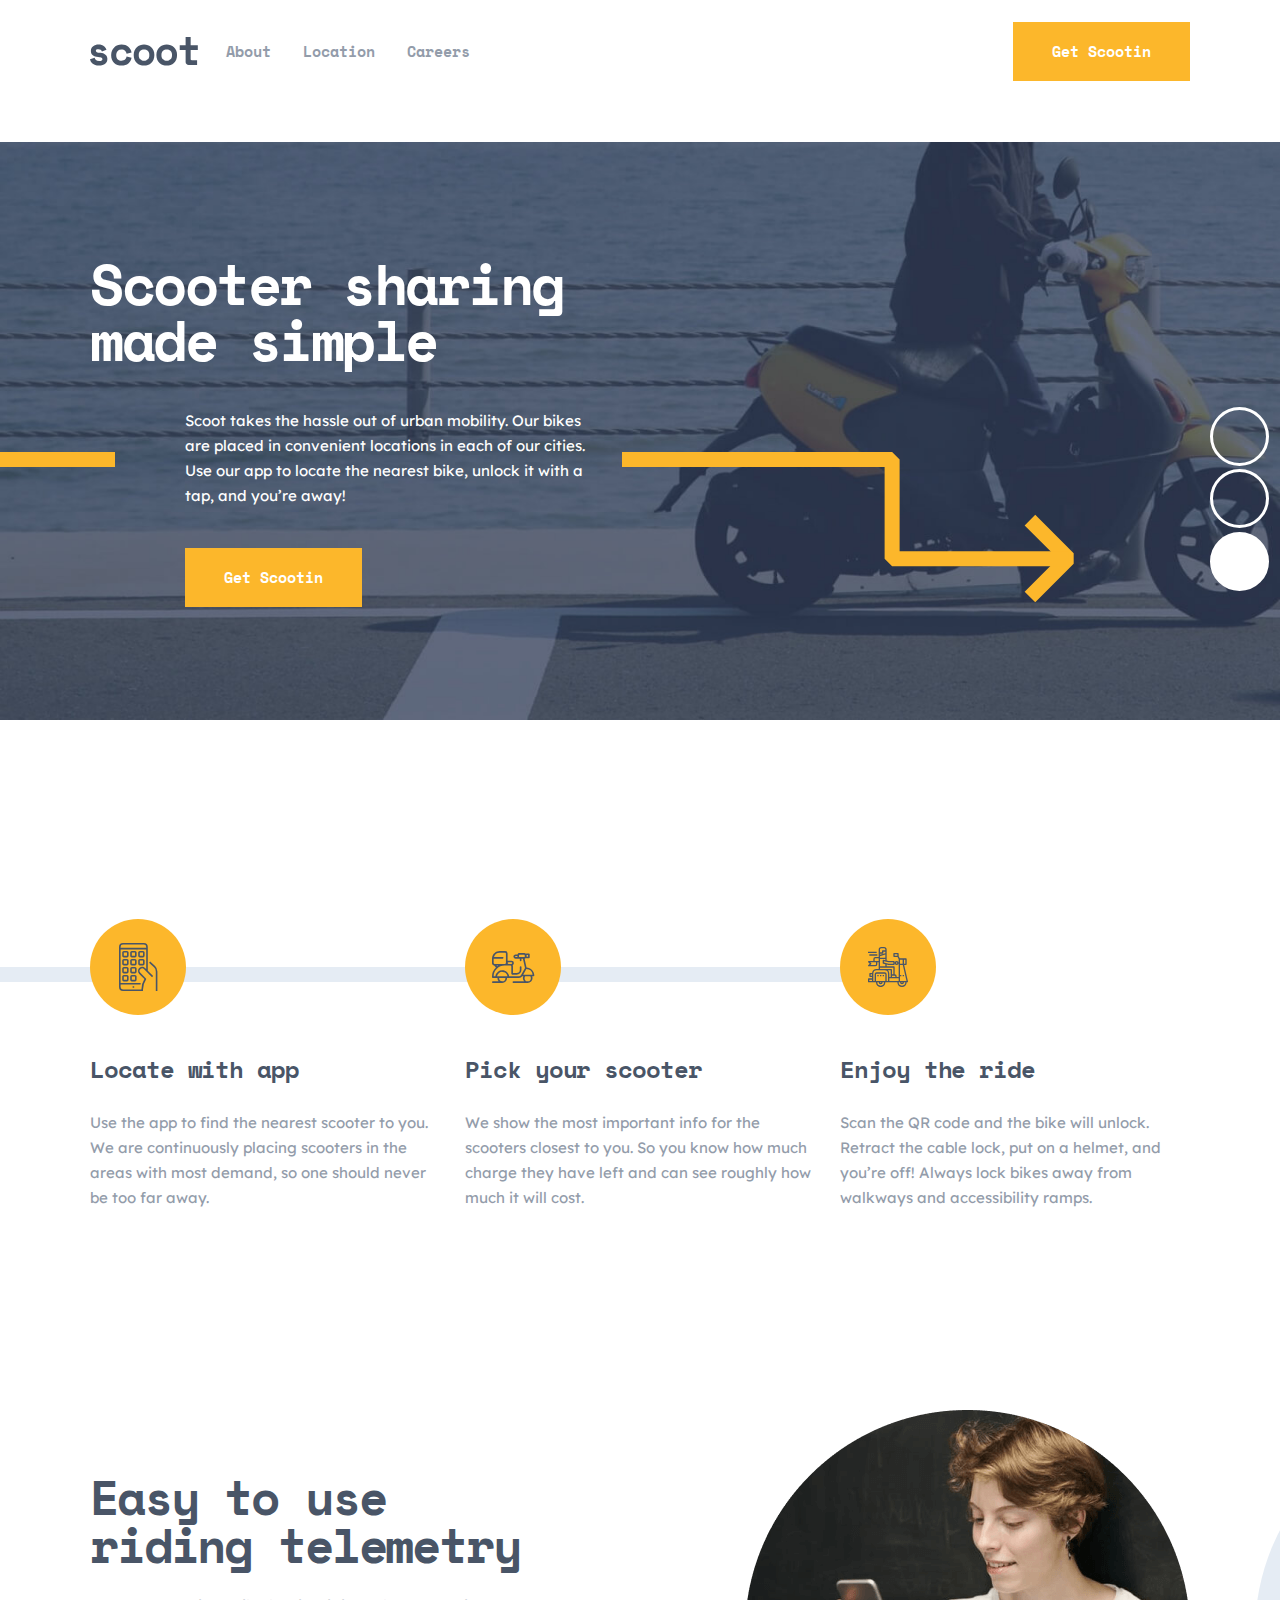
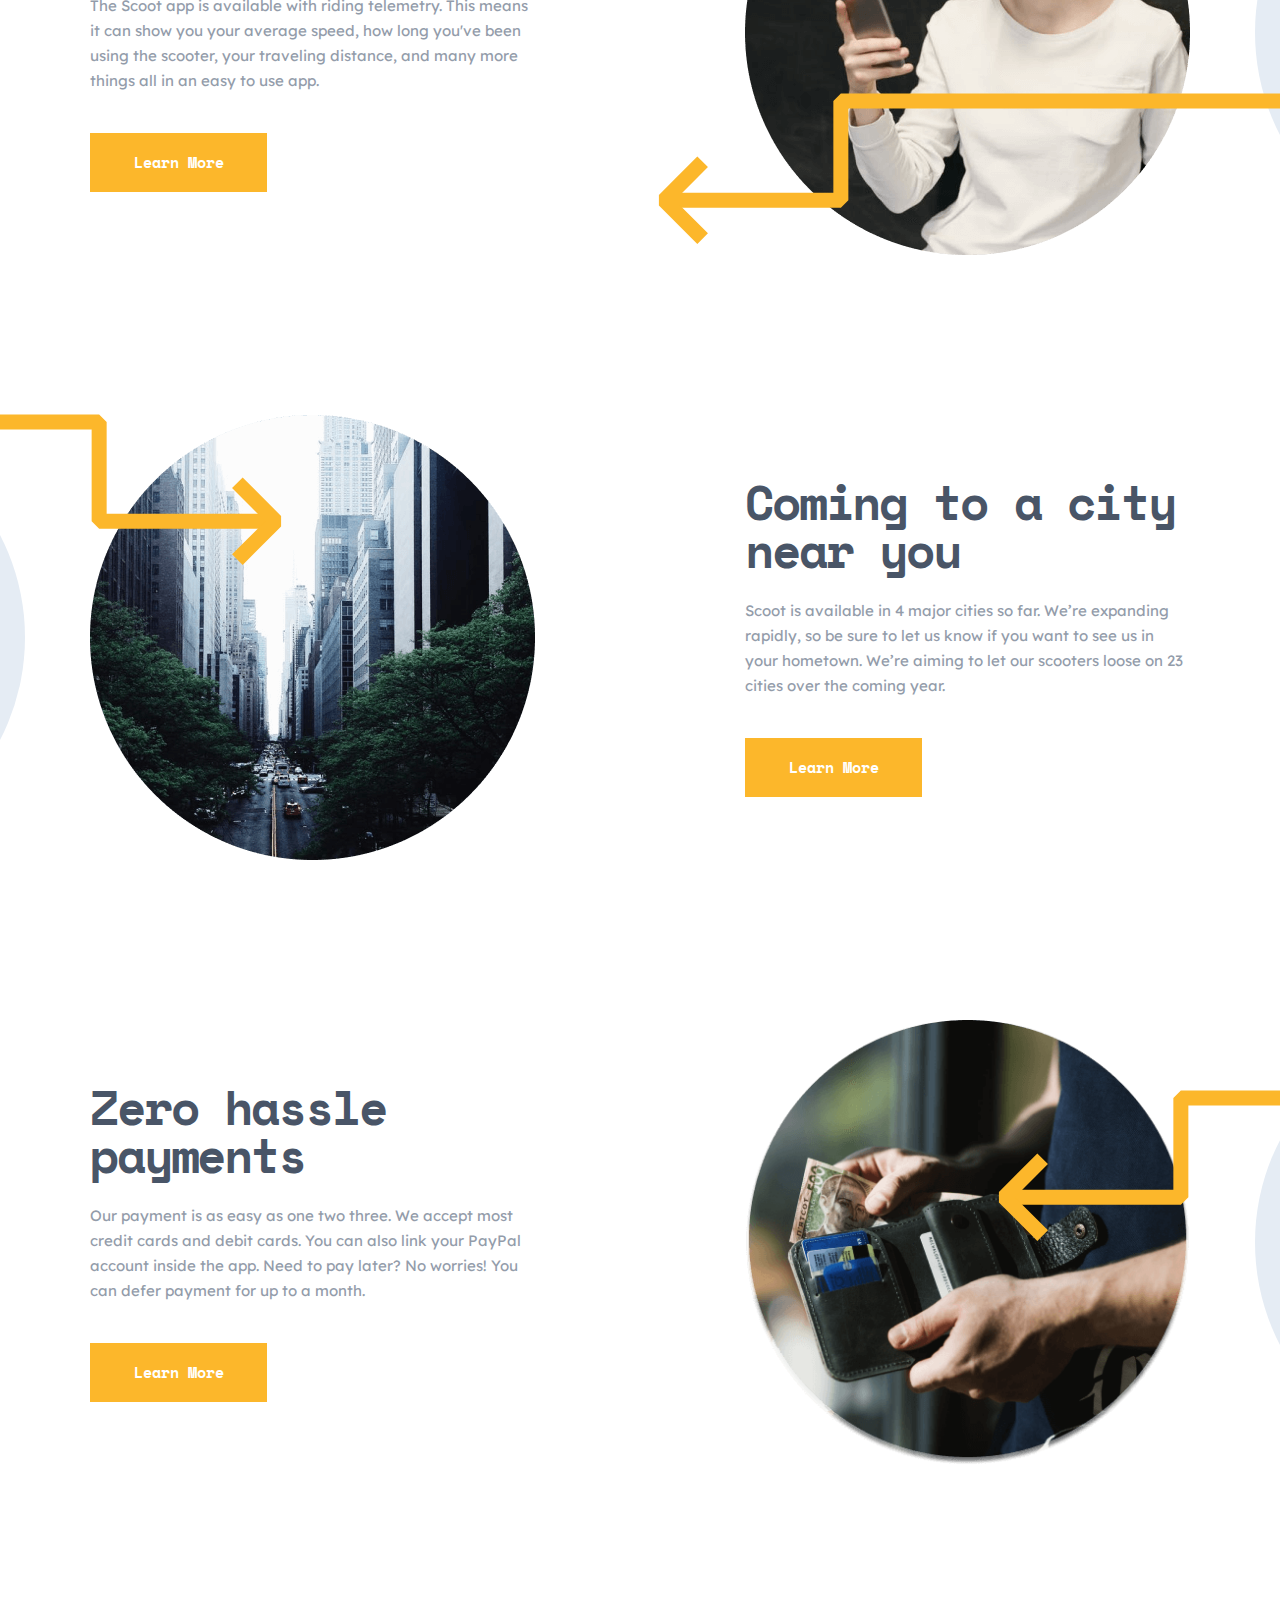
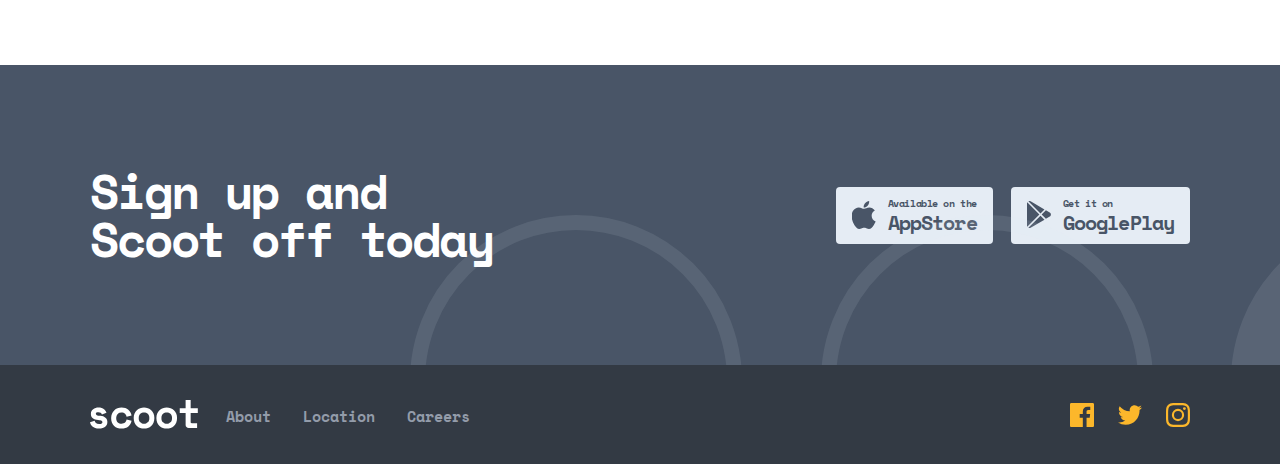
<file: index.html>
<!DOCTYPE html>
<html lang="en">
<head>
    <meta charset="UTF-8">
    <meta http-equiv="X-UA-Compatible" content="IE=edge">
    <meta name="viewport" content="width=device-width, initial-scale=1.0">
    <title>scoot-multi-page-website</title>
    
    <!-- <link rel="stylesheet" href="./css/normalize.css"> -->
    <!-- <link rel="stylesheet" href="./css/style.css"> -->
    
    <link rel="stylesheet" href="./css/main.min.css">
</head>
<body>
    
    <!-- Header start -->
    <header class="site-header">
        <div class="container">
            <div class="site-header__wrapper">
                <div class="site-header__inner">
                    <a class="logo" href="./index.html">
                        <img class="logo-img" src="./images/logo-black.svg" alt="site logo">
                    </a>
                    <nav class="sitenav">
                        <ul class="sitenav-list">
                            <li class="sitenav-item">
                                <a class="sitenav-link" href="./about.html">About</a>
                            </li>
                            <li class="sitenav-item">
                                <a class="sitenav-link" href="./location.html">Location</a>
                            </li>
                            <li class="sitenav-item">
                                <a class="sitenav-link" href="./careers.html">Careers</a>
                            </li>
                        </ul>
                    </nav>
                </div>
                <a class="scoot-link" href="#">Get Scootin</a>
            </div>
        </div>
    </header>
    <!-- Header finish -->
    
    <!-- Main start -->
    <main class="site-main">
        <!-- Hero section start  -->
        <section class="hero-section">
            <div class="container">
                <div class="hero-section__textbox">
                    <h1 class="hero-section__text">
                        Scooter sharing made simple
                    </h1>
                    <div class="hero-section__descriptionbox">
                        <p class="hero-section__description">
                            Scoot takes the hassle out of urban mobility. Our bikes are placed in convenient locations in each of our cities. Use our app to locate the nearest bike, unlock it with a tap, and you’re away!
                        </p>
                        <a class="scoot-link" href="#">Get Scootin</a>
                    </div>
                </div>
                <div class="hero-section__circlebox">
                    <span class="hero-section__circle"></span>
                    <span class="hero-section__circle"></span>
                    <span class="hero-section__circle"></span>
                </div>
            </div>
        </section>
        <!-- Hero section finish  -->
        
        <section class="description-app">
            <div class="container">
                <h2 class="visually-hidden">About app</h2>
                <span class="description-app__line"></span>
                <ul class="description-app__list">
                    <li class="description-app__item">
                        <h3 class="description-app__text">
                            Locate with app
                        </h3>
                        <p class="description-app__description">
                            Use the app to find the nearest scooter to you. We are continuously placing scooters in the areas with most demand, so one should never be too far away. 
                        </p>
                    </li>
                    <li class="description-app__item">
                        <h3 class="description-app__text">
                            Pick your scooter
                        </h3>
                        <p class="description-app__description">
                            We show the most important info for the scooters closest to you. So you know how much charge they have left and can see roughly how much it will cost.
                        </p>
                    </li>
                    <li class="description-app__item">
                        <h3 class="description-app__text">
                            Enjoy the ride
                        </h3>
                        <p class="description-app__description">
                            Scan the QR code and the bike will unlock. Retract the cable lock, put on a helmet, and you’re off! Always lock bikes away from walkways and accessibility ramps.
                        </p>
                    </li>
                </ul>
                
            </div>
        </section>
        
        <section class="our-advantages">
            <div class="container">
                <ul class="our-advantages__list">
                    <li class="our-advantages__item">
                        <img class="our-advantages__item-img" src="./images/order-by-phone.png" 
                        width="445"
                        height="445"
                        srcset="./images/order-by-phone.png 1x , ./images/order-by-phone@2x.png 2x"
                        alt="phone photo with boy">
                        <div class="our-advantages__item-inner">
                            <h3 class="our-advantages__item-title">
                                Easy to use
                                riding telemetry
                            </h3>
                            <p class="our-advantages__item-desc">
                                The Scoot app is available with riding telemetry. This means it can show you your average speed, how long you've been using the scooter, your traveling distance, and many more things all in an easy to use app.
                            </p>
                            <a class="scoot-link" href="#">Learn More</a>
                        </div>
                    </li>
                    <li class="our-advantages__item">
                        <img class="our-advantages__item-img" src="./images/city.png" 
                        width="445"
                        height="445"
                        srcset="./images/city.png 1x , ./images/city@2x.png 2x"
                        alt="city photo">
                        <div class="our-advantages__item-inner">
                            <h3 class="our-advantages__item-title">
                                Coming to a city near you
                            </h3>
                            <p class="our-advantages__item-desc">
                                Scoot is available in 4 major cities so far. We’re expanding rapidly, so be sure to let us know if you want to see us in your hometown. We’re aiming to let our scooters loose on 23 cities over the coming year.
                            </p>
                            <a class="scoot-link" href="#">Learn More</a>
                        </div>
                    </li>
                    <li class="our-advantages__item">
                        <img class="our-advantages__item-img" src="./images/cashe-back.png" 
                        width="445"
                        height="445"
                        srcset="./images/cashe-back.png 1x , ./images/cashe-back@2x.png 2x"
                        alt="cashe back photo">
                        <div class="our-advantages__item-inner">
                            <h3 class="our-advantages__item-title">
                                Zero hassle payments
                            </h3>
                            <p class="our-advantages__item-desc">
                                Our payment is as easy as one two three. We accept most credit cards and debit cards. You can also link your PayPal account inside the app. Need to pay later? No worries! You can defer payment for up to a month.
                            </p>
                            <a class="scoot-link" href="#">Learn More</a>
                        </div>
                    </li>
                </ul>
            </div>
        </section>
        
        
        <article class="site-article">
            <div class="container">
                <div class="site-article__box">
                    <div class="site-article__textbox">
                        <h2 class="site-article__text">
                            Sign up and Scoot off today
                        </h2>
                    </div>
                    <div class="site-article__links">
                        <a class="site-article__link site-article__link--apple" href="https://apps.apple.com/us/app/scoot-mobile/id898287610" target="blank">
                            <span class="site-article__link-textbox">
                                <span class="site-article__link-text">Available on the</span>
                                <span class="site-article__link-text site-article__link-text--bold">AppStore</span>
                            </span>
                        </a>
                        <a class="site-article__link site-article__link--google-play" href="https://play.google.com/store/apps/details?id=com.flyscoot.android&hl=ru&gl=US" target="blank">
                            <span class="site-article__link-textbox">
                                Get it on
                                <span class="site-article__link-text site-article__link-text--bold">GooglePlay</span>
                            </span>
                        </a>
                    </div>
                </div>
                <div class="site-article__circlebox">
                    <span class="site-article__circle"></span>
                    <span class="site-article__circle"></span>
                    <span class="site-article__circle"></span>
                </div>
            </div>
        </article>
    </main>
    <!-- Main finish  -->
    
    <!-- Footer start -->
    <footer class="site-footer">
        <div class="container">
            <div class="site-footer__box">
                <a class="logo logo--white" href="./index.html">
                    <svg width="108" height="29" fill="currentColor" xmlns="http://www.w3.org/2000/svg"><path fill-rule="evenodd" clip-rule="evenodd" d="M107.097 23.2V28h-8.4c-.907 0-1.647-.293-2.22-.88-.573-.587-.86-1.333-.86-2.24V12.96h-5.88v-4.8h5.88V0h5.04v8.16h7.16v4.8h-7.16V22c0 .8.36 1.2 1.08 1.2h5.36ZM9.12 28.56c2.613 0 4.64-.587 6.08-1.76 1.44-1.173 2.16-2.747 2.16-4.72v-.24c0-1.787-.64-3.18-1.92-4.18-1.28-1-2.933-1.607-4.96-1.82-1.76-.187-2.973-.42-3.64-.7-.667-.28-1-.74-1-1.38 0-.453.213-.833.64-1.14.427-.307 1.067-.46 1.92-.46.933 0 1.693.207 2.28.62.587.413 1 .98 1.24 1.7l4.56-1.84a8.832 8.832 0 0 0-.92-1.74c-.4-.6-.92-1.147-1.56-1.64-.64-.493-1.42-.893-2.34-1.2-.92-.307-2.007-.46-3.26-.46-.96 0-1.893.133-2.8.4a7.473 7.473 0 0 0-2.4 1.18 6.193 6.193 0 0 0-1.68 1.9c-.427.747-.64 1.613-.64 2.6v.24c0 1.893.66 3.327 1.98 4.3 1.32.973 3.1 1.553 5.34 1.74.827.08 1.513.187 2.06.32.547.133.98.3 1.3.5.32.2.54.413.66.64.12.227.18.473.18.74 0 .453-.233.873-.7 1.26-.467.387-1.327.58-2.58.58-1.413 0-2.46-.32-3.14-.96-.68-.64-1.127-1.387-1.34-2.24L0 22.32c.133.693.393 1.407.78 2.14.387.733.94 1.4 1.66 2 .72.6 1.627 1.1 2.72 1.5 1.093.4 2.413.6 3.96.6Zm22.454 0c2.827 0 5.087-.72 6.78-2.16 1.694-1.44 2.767-3.333 3.22-5.68l-4.96-1.24c-.24 1.307-.766 2.347-1.58 3.12-.813.773-1.993 1.16-3.54 1.16-.72 0-1.4-.113-2.04-.34a4.705 4.705 0 0 1-1.68-1.02c-.48-.453-.86-1.02-1.14-1.7-.28-.68-.42-1.46-.42-2.34v-.24c0-.88.14-1.673.42-2.38.28-.707.66-1.307 1.14-1.8a5.006 5.006 0 0 1 1.68-1.14 5.25 5.25 0 0 1 2.04-.4c1.547 0 2.747.427 3.6 1.28.854.853 1.36 1.867 1.52 3.04l4.96-1.28c-.453-2.347-1.54-4.24-3.26-5.68-1.72-1.44-3.966-2.16-6.74-2.16-1.44 0-2.793.24-4.06.72a9.726 9.726 0 0 0-3.32 2.08c-.946.907-1.686 2-2.22 3.28-.533 1.28-.8 2.72-.8 4.32v.48c0 1.6.267 3.027.8 4.28.534 1.253 1.267 2.307 2.2 3.16.934.853 2.034 1.507 3.3 1.96 1.267.453 2.634.68 4.1.68Zm26.355-.68c-1.24.453-2.54.68-3.9.68-1.36 0-2.66-.227-3.9-.68a9.996 9.996 0 0 1-3.3-1.98c-.96-.867-1.72-1.933-2.28-3.2-.56-1.267-.84-2.727-.84-4.38v-.48c0-1.627.28-3.073.84-4.34.56-1.267 1.32-2.34 2.28-3.22a9.827 9.827 0 0 1 3.3-2c1.24-.453 2.54-.68 3.9-.68 1.36 0 2.66.227 3.9.68a9.827 9.827 0 0 1 3.3 2c.96.88 1.72 1.953 2.28 3.22.56 1.267.84 2.713.84 4.34v.48c0 1.653-.28 3.113-.84 4.38-.56 1.267-1.32 2.333-2.28 3.2a9.996 9.996 0 0 1-3.3 1.98Zm-3.9-4.12c-.72 0-1.4-.12-2.04-.36a4.95 4.95 0 0 1-1.68-1.04 4.911 4.911 0 0 1-1.14-1.66c-.28-.653-.42-1.393-.42-2.22v-.8c0-.827.14-1.567.42-2.22.28-.653.66-1.207 1.14-1.66a4.95 4.95 0 0 1 1.68-1.04c.64-.24 1.32-.36 2.04-.36s1.4.12 2.04.36c.64.24 1.2.587 1.68 1.04.48.453.86 1.007 1.14 1.66.28.653.42 1.393.42 2.22v.8c0 .827-.14 1.567-.42 2.22a4.911 4.911 0 0 1-1.14 1.66c-.48.453-1.04.8-1.68 1.04-.64.24-1.32.36-2.04.36Zm26.594 4.12c-1.24.453-2.54.68-3.9.68-1.36 0-2.66-.227-3.9-.68a9.996 9.996 0 0 1-3.3-1.98c-.96-.867-1.72-1.933-2.28-3.2-.56-1.267-.84-2.727-.84-4.38v-.48c0-1.627.28-3.073.84-4.34.56-1.267 1.32-2.34 2.28-3.22a9.827 9.827 0 0 1 3.3-2c1.24-.453 2.54-.68 3.9-.68 1.36 0 2.66.227 3.9.68a9.827 9.827 0 0 1 3.3 2c.96.88 1.72 1.953 2.28 3.22.56 1.267.84 2.713.84 4.34v.48c0 1.653-.28 3.113-.84 4.38-.56 1.267-1.32 2.333-2.28 3.2a9.996 9.996 0 0 1-3.3 1.98Zm-3.9-4.12c-.72 0-1.4-.12-2.04-.36a4.95 4.95 0 0 1-1.68-1.04 4.911 4.911 0 0 1-1.14-1.66c-.28-.653-.42-1.393-.42-2.22v-.8c0-.827.14-1.567.42-2.22.28-.653.66-1.207 1.14-1.66a4.95 4.95 0 0 1 1.68-1.04c.64-.24 1.32-.36 2.04-.36s1.4.12 2.04.36c.64.24 1.2.587 1.68 1.04.48.453.86 1.007 1.14 1.66.28.653.42 1.393.42 2.22v.8c0 .827-.14 1.567-.42 2.22a4.911 4.911 0 0 1-1.14 1.66c-.48.453-1.04.8-1.68 1.04-.64.24-1.32.36-2.04.36Z" fill="currentColor"/></svg>
                </a>
                <nav class="sitenav">
                    <ul class="sitenav-list">
                        <li class="sitenav-item">
                            <a class="sitenav-link" href="./about.html">About</a>
                        </li>
                        <li class="sitenav-item">
                            <a class="sitenav-link" href="./location.html">Location</a>
                        </li>
                        <li class="sitenav-item">
                            <a class="sitenav-link" href="./careers.html">Careers</a>
                        </li>
                    </ul>
                </nav>
                
                <ul class="site-footer__list">
                    <li class="site-footer__item">
                        <a class="site-footer__link" href="#">
                            <svg width="24" height="24" fill="currentColor" xmlns="http://www.w3.org/2000/svg"><path d="M22.675 0H1.325C.593 0 0 .593 0 1.325v21.351C0 23.407.593 24 1.325 24H12.82v-9.294H9.692v-3.622h3.128V8.413c0-3.1 1.893-4.788 4.659-4.788 1.325 0 2.463.099 2.795.143v3.24l-1.918.001c-1.504 0-1.795.715-1.795 1.763v2.313h3.587l-.467 3.622h-3.12V24h6.116c.73 0 1.323-.593 1.323-1.325V1.325C24 .593 23.407 0 22.675 0Z" fill="currentColor"/></svg>
                        </a>
                    </li>
                    <li class="site-footer__item">
                        <a class="site-footer__link" href="#">
                            <svg width="24" height="20" fill="currentColor" xmlns="http://www.w3.org/2000/svg"><path d="M24 2.557a9.83 9.83 0 0 1-2.828.775A4.932 4.932 0 0 0 23.337.608a9.864 9.864 0 0 1-3.127 1.195A4.916 4.916 0 0 0 16.616.248c-3.179 0-5.515 2.966-4.797 6.045A13.978 13.978 0 0 1 1.671 1.149a4.93 4.93 0 0 0 1.523 6.574 4.903 4.903 0 0 1-2.229-.616c-.054 2.281 1.581 4.415 3.949 4.89a4.935 4.935 0 0 1-2.224.084 4.928 4.928 0 0 0 4.6 3.419A9.9 9.9 0 0 1 0 17.54a13.94 13.94 0 0 0 7.548 2.212c9.142 0 14.307-7.721 13.995-14.646A10.025 10.025 0 0 0 24 2.557Z" fill="currentColor"/></svg>
                        </a>
                    </li>
                    <li class="site-footer__item">
                        <a class="site-footer__link" href="#">
                            <svg width="24" height="24" fill="currentColor" xmlns="http://www.w3.org/2000/svg"><path fill-rule="evenodd" clip-rule="evenodd" d="M12 0C8.741 0 8.333.014 7.053.072 2.695.272.273 2.69.073 7.052.014 8.333 0 8.741 0 12c0 3.259.014 3.668.072 4.948.2 4.358 2.618 6.78 6.98 6.98C8.333 23.986 8.741 24 12 24c3.259 0 3.668-.014 4.948-.072 4.354-.2 6.782-2.618 6.979-6.98.059-1.28.073-1.689.073-4.948 0-3.259-.014-3.667-.072-4.947-.196-4.354-2.617-6.78-6.979-6.98C15.668.014 15.259 0 12 0Zm0 2.163c3.204 0 3.584.012 4.85.07 3.252.148 4.771 1.691 4.919 4.919.058 1.265.069 1.645.069 4.849 0 3.205-.012 3.584-.069 4.849-.149 3.225-1.664 4.771-4.919 4.919-1.266.058-1.644.07-4.85.07-3.204 0-3.584-.012-4.849-.07-3.26-.149-4.771-1.699-4.919-4.92-.058-1.265-.07-1.644-.07-4.849 0-3.204.013-3.583.07-4.849.149-3.227 1.664-4.771 4.919-4.919 1.266-.057 1.645-.069 4.849-.069ZM5.838 12a6.162 6.162 0 1 1 12.324 0 6.162 6.162 0 0 1-12.324 0ZM12 16a4 4 0 1 1 0-8 4 4 0 0 1 0 8Zm4.965-10.405a1.44 1.44 0 1 1 2.881.001 1.44 1.44 0 0 1-2.881-.001Z" fill="currentColor"/></svg>
                        </a>
                    </li>
                </ul>
            </div>
        </div>
    </footer>
    <!-- Footer finish -->
</body>
</html>
</file>
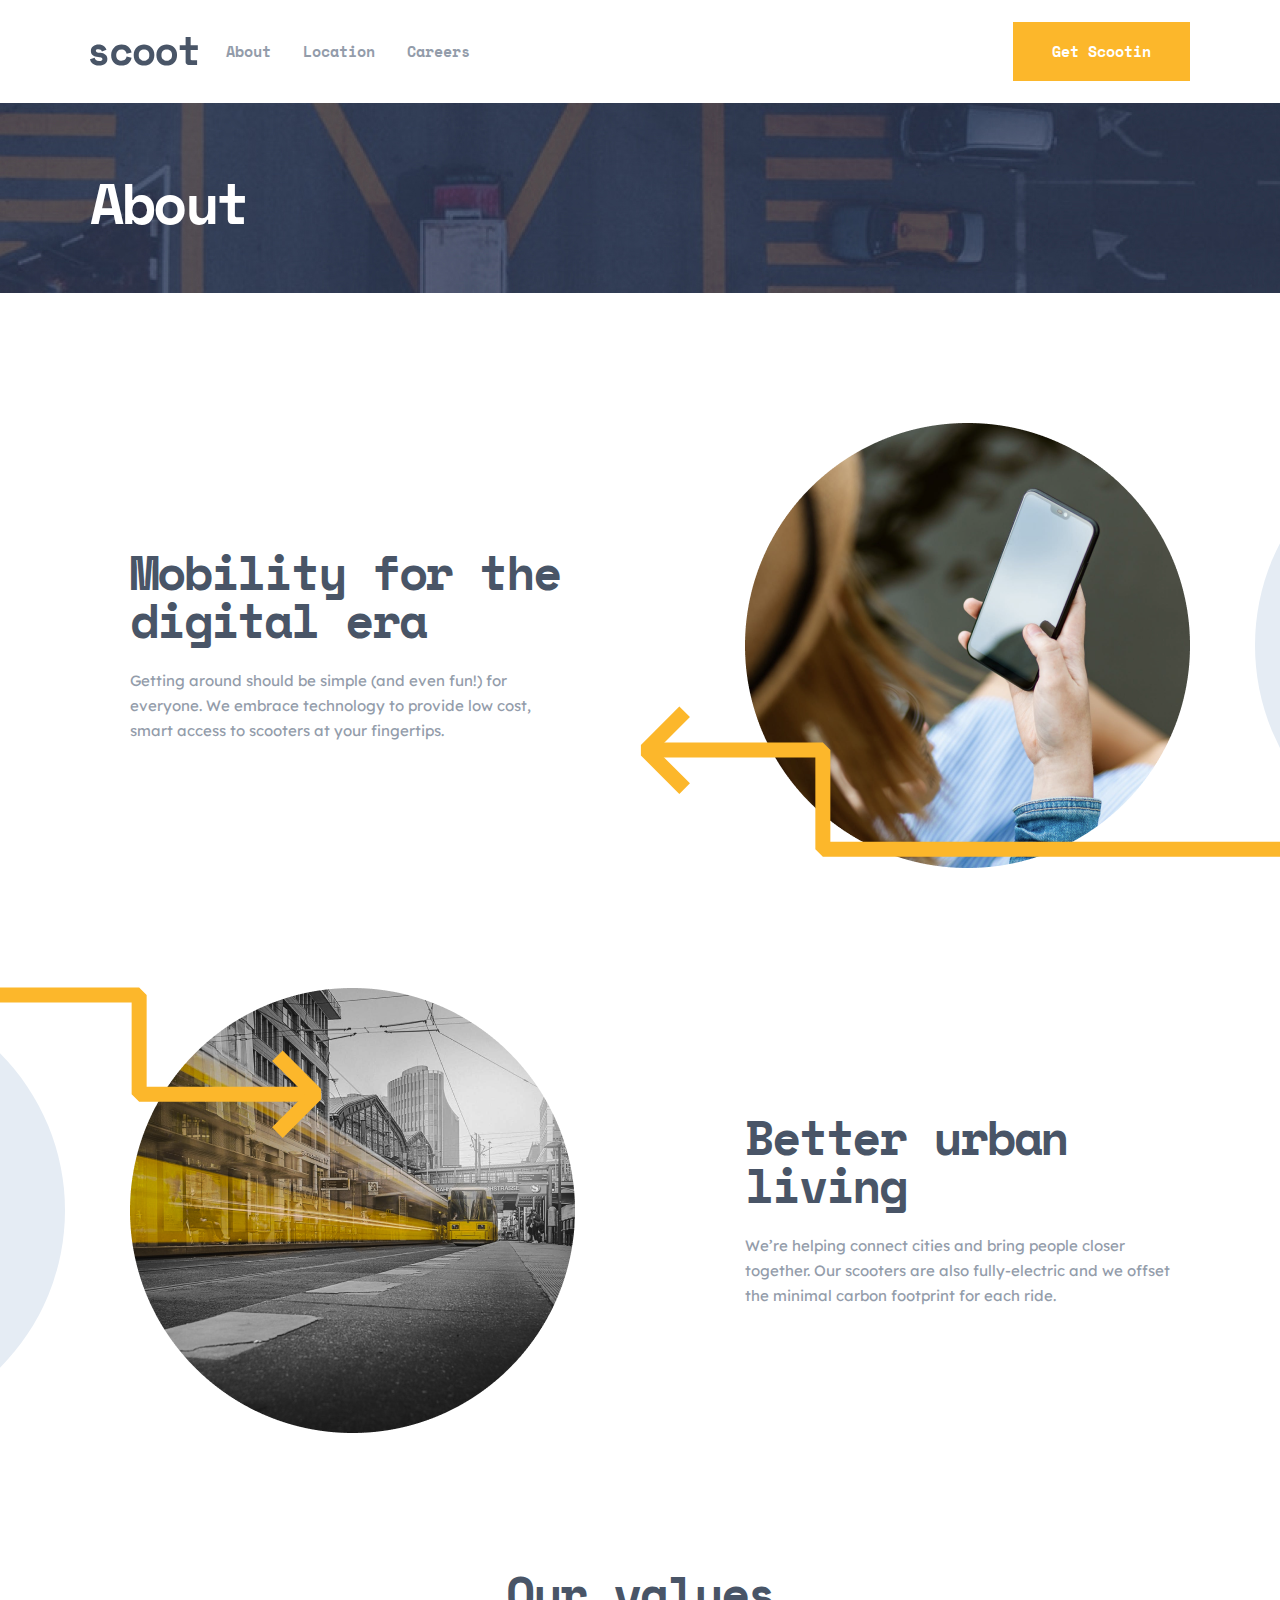
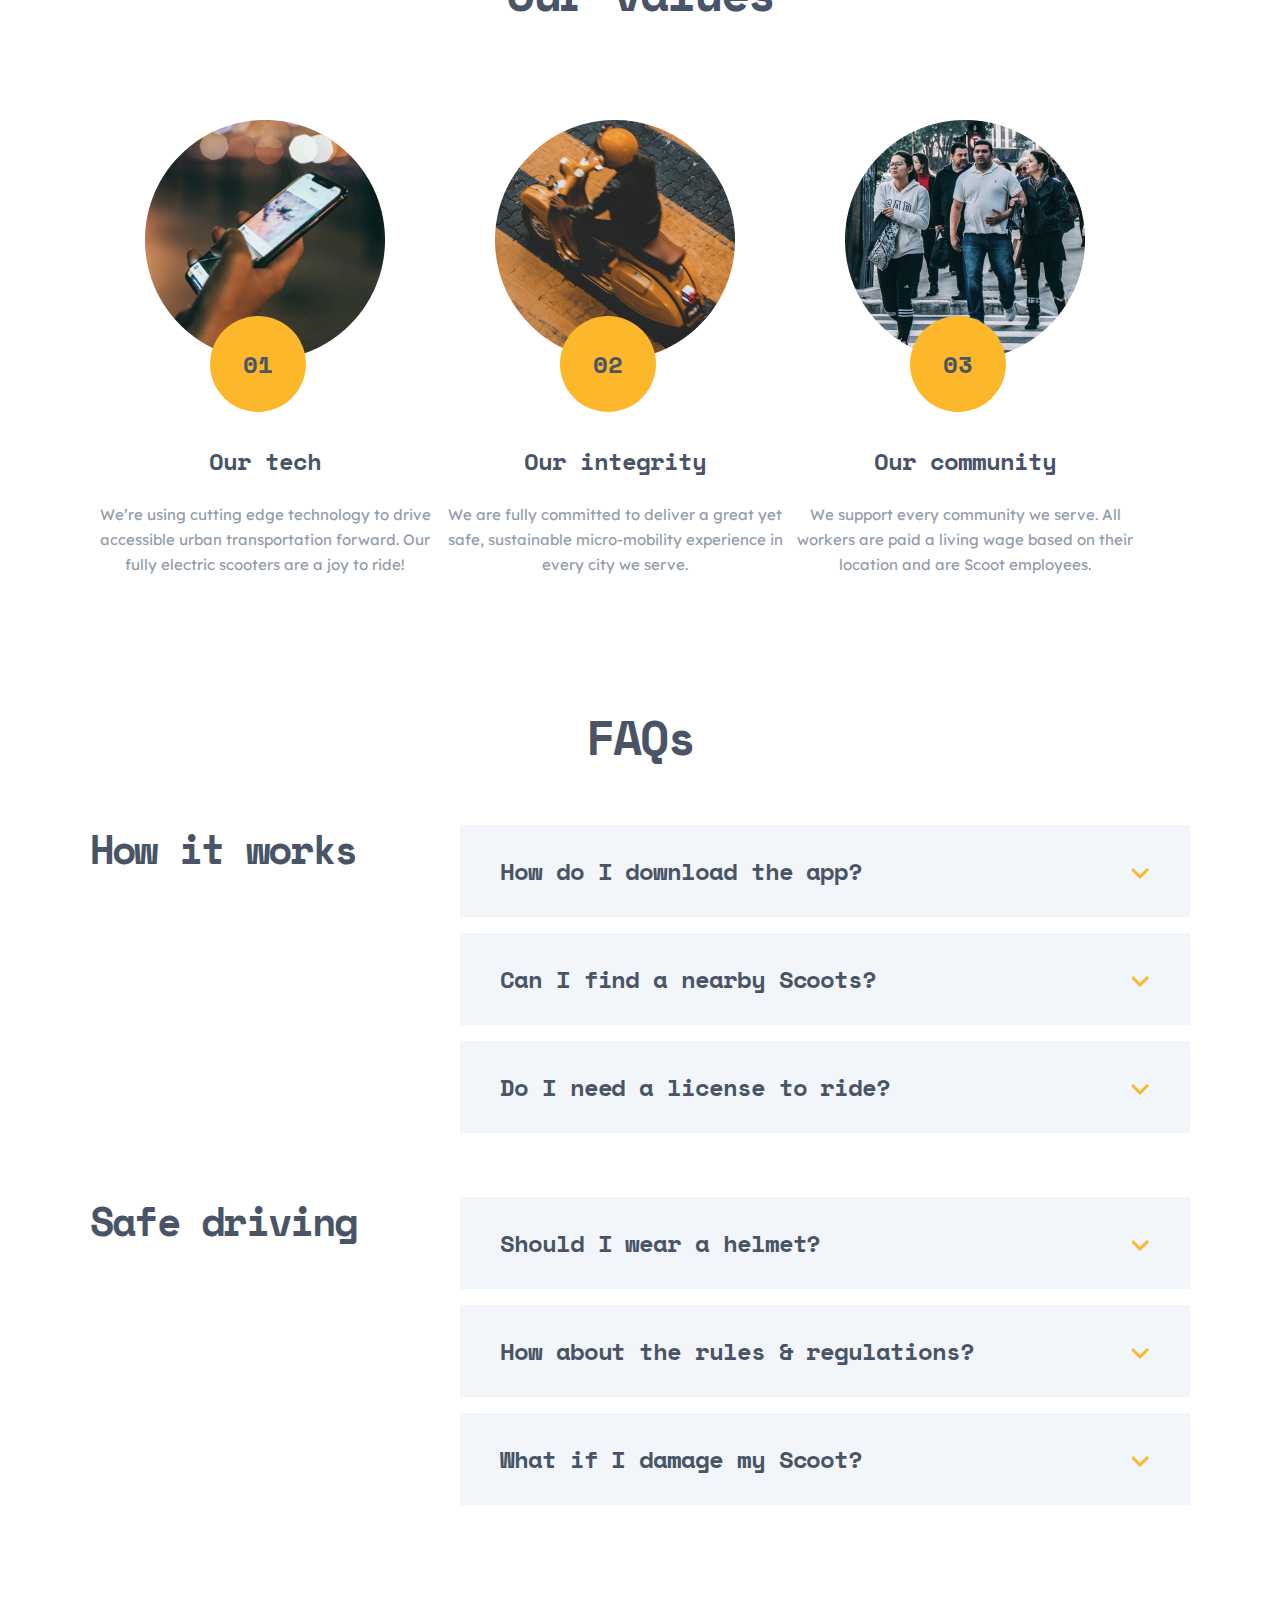
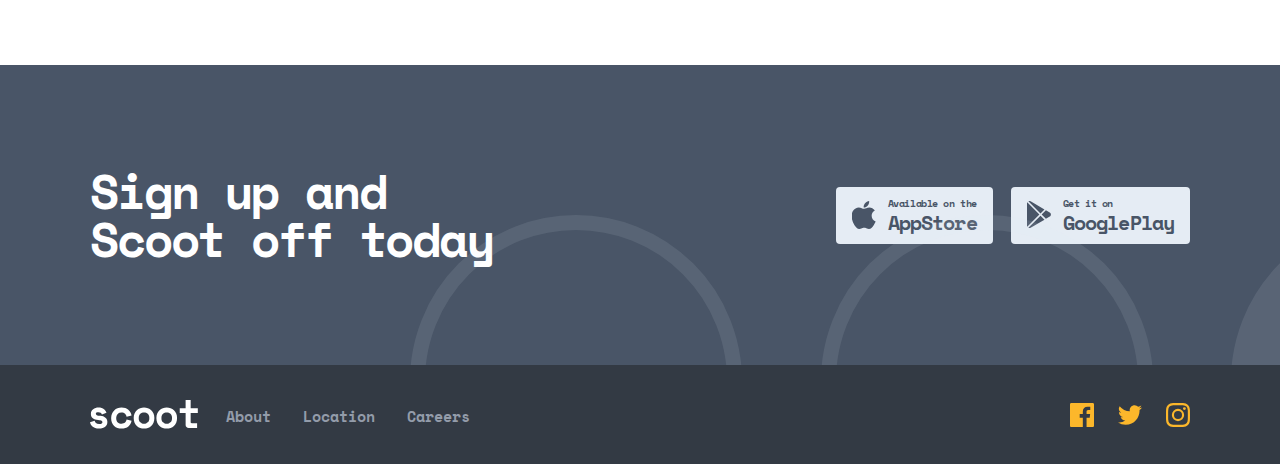
<file: about.html>
<!DOCTYPE html>
<html lang="en">
<head>
    <meta charset="UTF-8">
    <meta http-equiv="X-UA-Compatible" content="IE=edge">
    <meta name="viewport" content="width=device-width, initial-scale=1.0">
    <title>Document</title>
    <!-- <link rel="stylesheet" href="./css/normalize.css"> -->
    <!-- <link rel="stylesheet" href="./css/style.css"> -->
    
    <link rel="stylesheet" href="./css/main.min.css">
</head>
<body>
    
    <!-- Head\er start -->
    <header class="site-header">
        <div class="container">
            <div class="site-header__wrapper">
                <div class="site-header__inner">
                    <a class="logo" href="./index.html">
                        <img class="logo-img" src="./images/logo-black.svg" alt="site logo">
                    </a>
                    <nav class="sitenav">
                        <ul class="sitenav-list">
                            <li class="sitenav-item">
                                <a class="sitenav-link" href="./about.html">About</a>
                            </li>
                            <li class="sitenav-item">
                                <a class="sitenav-link" href="./location.html">Location</a>
                            </li>
                            <li class="sitenav-item">
                                <a class="sitenav-link" href="./careers.html">Careers</a>
                            </li>
                        </ul>
                    </nav>
                </div>
                <a class="scoot-link" href="#">Get Scootin</a>
            </div>
        </div>
    </header>
    <!-- Header finish -->
    
    <!-- Main start -->
    <main class="site-main">
        <!-- Hero section start  -->
        <section class="about-hero">
            <div class="container">
                <h2 class="about-hero__title">About</h2>
                <ul class="about-hero__list">
                    <li class="about-hero__item">
                        <img class="about-hero__item-img" src="./images/phone.png" 
                        
                        alt="phone photo with girl">
                        <div class="about-hero__item-inner">
                            <h3 class="about-hero__item-title">Mobility for the digital era</h3>
                            <p class="about-hero__item-desc">Getting around should be simple (and even fun!) for everyone. We embrace technology to provide low cost, smart access to scooters at your fingertips.</p>
                        </div>
                    </li>
                    <li class="about-hero__item">
                        <img class="about-hero__item-img" src="./images/bus.png" 
                        
                        alt="bus photo">
                        <div class="about-hero__item-inner">
                            <h3 class="about-hero__item-title">Better urban living</h3>
                            <p class="about-hero__item-desc">We’re helping connect cities and bring people closer together. Our scooters are also fully-electric and we offset the minimal carbon footprint for each ride.</p>
                        </div>
                    </li>
                </ul>
            </div>
        </section>
        <!-- Hero section finish  -->
        
        
        
        
        <!-- our values section start  -->
        <section class="our-values">
            <div class="container">
                <h2 class="our-values__title">Our values</h2>
                <ul class="our-values__list">
                    <li class="our-values__item">
                        <img class="our-values__item-img" src="./images/iphone.png" alt="decoration img">
                        <span class="our-values__item-number">01</span>
                        <h3 class="our-values__item-title">Our tech</h3>
                        <p class="our-values__item-desc">We’re using cutting edge technology to drive accessible urban transportation forward. Our fully electric scooters are a joy to ride!</p>
                    </li>
                    <li class="our-values__item">
                        <img class="our-values__item-img" src="./images/motocicle.png" alt="decoration img">
                        <span class="our-values__item-number">02</span>
                        <h3 class="our-values__item-title">Our integrity</h3>
                        <p class="our-values__item-desc">We are fully committed to deliver a great yet safe, sustainable micro-mobility experience in every city we serve.</p>
                    </li>
                    <li class="our-values__item">
                        <img class="our-values__item-img" src="./images/peoples.png" alt="decoration img">
                        <span class="our-values__item-number">03</span>
                        <h3 class="our-values__item-title">Our community</h3>
                        <p class="our-values__item-desc">We support every community we serve. All workers are paid a living wage based on their location and are Scoot employees.</p>
                    </li>
                </ul>
            </div>
        </section>
        <!-- our values section finish  -->
        
        <!-- faqs section start -->
        <section class="faqs">
            <div class="container">
                <h2 class="faqs__title">FAQs</h2>
                <div class="faqs__wrapper">
                    <h3 class="faqs__text">How it works</h3>
                    <div class="faqs__inner">
                        <details class="faqs__item">
                            <summary class="faqs__item-title">How do I download the app?</summary>
                            <p class="faqs__item-desc">To download the Scoot app, you can search “Scoot” in both the App and Google Play stores. An even simpler way to do it would be to click the relevant link at the bottom of this page and you’ll be re-directed to the correct page.</p>
                        </details>
                        <details class="faqs__item">
                            <summary class="faqs__item-title">Can I find a nearby Scoots?</summary>
                            <p class="faqs__item-desc">To download the Scoot app, you can search “Scoot” in both the App and Google Play stores. An even simpler way to do it would be to click the relevant link at the bottom of this page and you’ll be re-directed to the correct page.</p>
                        </details>
                        <details class="faqs__item faqs__item--last-item">
                            <summary class="faqs__item-title">Do I need a license to ride?</summary>
                            <p class="faqs__item-desc">To download the Scoot app, you can search “Scoot” in both the App and Google Play stores. An even simpler way to do it would be to click the relevant link at the bottom of this page and you’ll be re-directed to the correct page.</p>
                        </details>
                    </div>
                </div>
                <div class="faqs__wrapper faqs__wrapper--safe-driving">
                    <h3 class="faqs__text">Safe driving</h3>
                    <div class="faqs__inner">
                        <details class="faqs__item">
                            <summary class="faqs__item-title">Should I wear a helmet?</summary>
                            <p class="faqs__item-desc">Yes, please do! All cities have different laws. But we strongly strongly strongly recommend always wearing a helmet regardless of the local laws. We like you and we want you to be as safe as possible while Scooting.</p>
                        </details>
                        <details class="faqs__item">
                            <summary class="faqs__item-title">How about the rules & regulations?</summary>
                            <p class="faqs__item-desc">Yes, please do! All cities have different laws. But we strongly strongly strongly recommend always wearing a helmet regardless of the local laws. We like you and we want you to be as safe as possible while Scooting.</p>
                        </details>
                        <details class="faqs__item faqs__item--last-item">
                            <summary class="faqs__item-title">What if I damage my Scoot?</summary>
                            <p class="faqs__item-desc">Yes, please do! All cities have different laws. But we strongly strongly strongly recommend always wearing a helmet regardless of the local laws. We like you and we want you to be as safe as possible while Scooting.</p>
                        </details>
                    </div>
                </div>
            </div>
        </section>
        <!-- faqs section finish -->
        
        
        <!-- site article start -->
        <article class="site-article">
            <div class="container">
                <div class="site-article__box">
                    <div class="site-article__textbox">
                        <h2 class="site-article__text">
                            Sign up and Scoot off today
                        </h2>
                    </div>
                    <div class="site-article__links">
                        <a class="site-article__link site-article__link--apple" href="https://apps.apple.com/us/app/scoot-mobile/id898287610" target="blank">
                            <span class="site-article__link-textbox">
                                <span class="site-article__link-text">Available on the</span>
                                <span class="site-article__link-text site-article__link-text--bold">AppStore</span>
                            </span>
                        </a>
                        <a class="site-article__link site-article__link--google-play" href="https://play.google.com/store/apps/details?id=com.flyscoot.android&hl=ru&gl=US" target="blank">
                            <span class="site-article__link-textbox">
                                Get it on
                                <span class="site-article__link-text site-article__link-text--bold">GooglePlay</span>
                            </span>
                        </a>
                    </div>
                </div>
                <div class="site-article__circlebox">
                    <span class="site-article__circle"></span>
                    <span class="site-article__circle"></span>
                    <span class="site-article__circle"></span>
                </div>
            </div>
        </article>
        <!-- site article finish -->
        
    </main>
    <!-- Main finish  -->
    
    <!-- site footer start -->
    <footer class="site-footer">
        <div class="container">
            <div class="site-footer__box">
                <a class="logo logo--white" href="./index.html">
                    <!-- <img class="logo-img" src="./images/logo-black.svg" alt="site logo"> -->
                    <svg width="108" height="29" fill="currentColor" xmlns="http://www.w3.org/2000/svg"><path fill-rule="evenodd" clip-rule="evenodd" d="M107.097 23.2V28h-8.4c-.907 0-1.647-.293-2.22-.88-.573-.587-.86-1.333-.86-2.24V12.96h-5.88v-4.8h5.88V0h5.04v8.16h7.16v4.8h-7.16V22c0 .8.36 1.2 1.08 1.2h5.36ZM9.12 28.56c2.613 0 4.64-.587 6.08-1.76 1.44-1.173 2.16-2.747 2.16-4.72v-.24c0-1.787-.64-3.18-1.92-4.18-1.28-1-2.933-1.607-4.96-1.82-1.76-.187-2.973-.42-3.64-.7-.667-.28-1-.74-1-1.38 0-.453.213-.833.64-1.14.427-.307 1.067-.46 1.92-.46.933 0 1.693.207 2.28.62.587.413 1 .98 1.24 1.7l4.56-1.84a8.832 8.832 0 0 0-.92-1.74c-.4-.6-.92-1.147-1.56-1.64-.64-.493-1.42-.893-2.34-1.2-.92-.307-2.007-.46-3.26-.46-.96 0-1.893.133-2.8.4a7.473 7.473 0 0 0-2.4 1.18 6.193 6.193 0 0 0-1.68 1.9c-.427.747-.64 1.613-.64 2.6v.24c0 1.893.66 3.327 1.98 4.3 1.32.973 3.1 1.553 5.34 1.74.827.08 1.513.187 2.06.32.547.133.98.3 1.3.5.32.2.54.413.66.64.12.227.18.473.18.74 0 .453-.233.873-.7 1.26-.467.387-1.327.58-2.58.58-1.413 0-2.46-.32-3.14-.96-.68-.64-1.127-1.387-1.34-2.24L0 22.32c.133.693.393 1.407.78 2.14.387.733.94 1.4 1.66 2 .72.6 1.627 1.1 2.72 1.5 1.093.4 2.413.6 3.96.6Zm22.454 0c2.827 0 5.087-.72 6.78-2.16 1.694-1.44 2.767-3.333 3.22-5.68l-4.96-1.24c-.24 1.307-.766 2.347-1.58 3.12-.813.773-1.993 1.16-3.54 1.16-.72 0-1.4-.113-2.04-.34a4.705 4.705 0 0 1-1.68-1.02c-.48-.453-.86-1.02-1.14-1.7-.28-.68-.42-1.46-.42-2.34v-.24c0-.88.14-1.673.42-2.38.28-.707.66-1.307 1.14-1.8a5.006 5.006 0 0 1 1.68-1.14 5.25 5.25 0 0 1 2.04-.4c1.547 0 2.747.427 3.6 1.28.854.853 1.36 1.867 1.52 3.04l4.96-1.28c-.453-2.347-1.54-4.24-3.26-5.68-1.72-1.44-3.966-2.16-6.74-2.16-1.44 0-2.793.24-4.06.72a9.726 9.726 0 0 0-3.32 2.08c-.946.907-1.686 2-2.22 3.28-.533 1.28-.8 2.72-.8 4.32v.48c0 1.6.267 3.027.8 4.28.534 1.253 1.267 2.307 2.2 3.16.934.853 2.034 1.507 3.3 1.96 1.267.453 2.634.68 4.1.68Zm26.355-.68c-1.24.453-2.54.68-3.9.68-1.36 0-2.66-.227-3.9-.68a9.996 9.996 0 0 1-3.3-1.98c-.96-.867-1.72-1.933-2.28-3.2-.56-1.267-.84-2.727-.84-4.38v-.48c0-1.627.28-3.073.84-4.34.56-1.267 1.32-2.34 2.28-3.22a9.827 9.827 0 0 1 3.3-2c1.24-.453 2.54-.68 3.9-.68 1.36 0 2.66.227 3.9.68a9.827 9.827 0 0 1 3.3 2c.96.88 1.72 1.953 2.28 3.22.56 1.267.84 2.713.84 4.34v.48c0 1.653-.28 3.113-.84 4.38-.56 1.267-1.32 2.333-2.28 3.2a9.996 9.996 0 0 1-3.3 1.98Zm-3.9-4.12c-.72 0-1.4-.12-2.04-.36a4.95 4.95 0 0 1-1.68-1.04 4.911 4.911 0 0 1-1.14-1.66c-.28-.653-.42-1.393-.42-2.22v-.8c0-.827.14-1.567.42-2.22.28-.653.66-1.207 1.14-1.66a4.95 4.95 0 0 1 1.68-1.04c.64-.24 1.32-.36 2.04-.36s1.4.12 2.04.36c.64.24 1.2.587 1.68 1.04.48.453.86 1.007 1.14 1.66.28.653.42 1.393.42 2.22v.8c0 .827-.14 1.567-.42 2.22a4.911 4.911 0 0 1-1.14 1.66c-.48.453-1.04.8-1.68 1.04-.64.24-1.32.36-2.04.36Zm26.594 4.12c-1.24.453-2.54.68-3.9.68-1.36 0-2.66-.227-3.9-.68a9.996 9.996 0 0 1-3.3-1.98c-.96-.867-1.72-1.933-2.28-3.2-.56-1.267-.84-2.727-.84-4.38v-.48c0-1.627.28-3.073.84-4.34.56-1.267 1.32-2.34 2.28-3.22a9.827 9.827 0 0 1 3.3-2c1.24-.453 2.54-.68 3.9-.68 1.36 0 2.66.227 3.9.68a9.827 9.827 0 0 1 3.3 2c.96.88 1.72 1.953 2.28 3.22.56 1.267.84 2.713.84 4.34v.48c0 1.653-.28 3.113-.84 4.38-.56 1.267-1.32 2.333-2.28 3.2a9.996 9.996 0 0 1-3.3 1.98Zm-3.9-4.12c-.72 0-1.4-.12-2.04-.36a4.95 4.95 0 0 1-1.68-1.04 4.911 4.911 0 0 1-1.14-1.66c-.28-.653-.42-1.393-.42-2.22v-.8c0-.827.14-1.567.42-2.22.28-.653.66-1.207 1.14-1.66a4.95 4.95 0 0 1 1.68-1.04c.64-.24 1.32-.36 2.04-.36s1.4.12 2.04.36c.64.24 1.2.587 1.68 1.04.48.453.86 1.007 1.14 1.66.28.653.42 1.393.42 2.22v.8c0 .827-.14 1.567-.42 2.22a4.911 4.911 0 0 1-1.14 1.66c-.48.453-1.04.8-1.68 1.04-.64.24-1.32.36-2.04.36Z" fill="currentColor"/></svg>
                </a>
                <nav class="sitenav">
                    <ul class="sitenav-list">
                        <li class="sitenav-item">
                            <a class="sitenav-link" href="./about.html">About</a>
                        </li>
                        <li class="sitenav-item">
                            <a class="sitenav-link" href="./location.html">Location</a>
                        </li>
                        <li class="sitenav-item">
                            <a class="sitenav-link" href="./careers.html">Careers</a>
                        </li>
                    </ul>
                </nav>
                
                <ul class="site-footer__list">
                    <li class="site-footer__item">
                        <a class="site-footer__link" href="#">
                            <svg width="24" height="24" fill="currentColor" xmlns="http://www.w3.org/2000/svg"><path d="M22.675 0H1.325C.593 0 0 .593 0 1.325v21.351C0 23.407.593 24 1.325 24H12.82v-9.294H9.692v-3.622h3.128V8.413c0-3.1 1.893-4.788 4.659-4.788 1.325 0 2.463.099 2.795.143v3.24l-1.918.001c-1.504 0-1.795.715-1.795 1.763v2.313h3.587l-.467 3.622h-3.12V24h6.116c.73 0 1.323-.593 1.323-1.325V1.325C24 .593 23.407 0 22.675 0Z" fill="currentColor"/></svg>
                        </a>
                    </li>
                    <li class="site-footer__item">
                        <a class="site-footer__link" href="#">
                            <svg width="24" height="20" fill="currentColor" xmlns="http://www.w3.org/2000/svg"><path d="M24 2.557a9.83 9.83 0 0 1-2.828.775A4.932 4.932 0 0 0 23.337.608a9.864 9.864 0 0 1-3.127 1.195A4.916 4.916 0 0 0 16.616.248c-3.179 0-5.515 2.966-4.797 6.045A13.978 13.978 0 0 1 1.671 1.149a4.93 4.93 0 0 0 1.523 6.574 4.903 4.903 0 0 1-2.229-.616c-.054 2.281 1.581 4.415 3.949 4.89a4.935 4.935 0 0 1-2.224.084 4.928 4.928 0 0 0 4.6 3.419A9.9 9.9 0 0 1 0 17.54a13.94 13.94 0 0 0 7.548 2.212c9.142 0 14.307-7.721 13.995-14.646A10.025 10.025 0 0 0 24 2.557Z" fill="currentColor"/></svg>
                        </a>
                    </li>
                    <li class="site-footer__item">
                        <a class="site-footer__link" href="#">
                            <svg width="24" height="24" fill="currentColor" xmlns="http://www.w3.org/2000/svg"><path fill-rule="evenodd" clip-rule="evenodd" d="M12 0C8.741 0 8.333.014 7.053.072 2.695.272.273 2.69.073 7.052.014 8.333 0 8.741 0 12c0 3.259.014 3.668.072 4.948.2 4.358 2.618 6.78 6.98 6.98C8.333 23.986 8.741 24 12 24c3.259 0 3.668-.014 4.948-.072 4.354-.2 6.782-2.618 6.979-6.98.059-1.28.073-1.689.073-4.948 0-3.259-.014-3.667-.072-4.947-.196-4.354-2.617-6.78-6.979-6.98C15.668.014 15.259 0 12 0Zm0 2.163c3.204 0 3.584.012 4.85.07 3.252.148 4.771 1.691 4.919 4.919.058 1.265.069 1.645.069 4.849 0 3.205-.012 3.584-.069 4.849-.149 3.225-1.664 4.771-4.919 4.919-1.266.058-1.644.07-4.85.07-3.204 0-3.584-.012-4.849-.07-3.26-.149-4.771-1.699-4.919-4.92-.058-1.265-.07-1.644-.07-4.849 0-3.204.013-3.583.07-4.849.149-3.227 1.664-4.771 4.919-4.919 1.266-.057 1.645-.069 4.849-.069ZM5.838 12a6.162 6.162 0 1 1 12.324 0 6.162 6.162 0 0 1-12.324 0ZM12 16a4 4 0 1 1 0-8 4 4 0 0 1 0 8Zm4.965-10.405a1.44 1.44 0 1 1 2.881.001 1.44 1.44 0 0 1-2.881-.001Z" fill="currentColor"/></svg>
                        </a>
                    </li>
                </ul>
            </div>
        </div>
    </footer>
    <!-- site footer finish -->
</body>
</html>
</file>
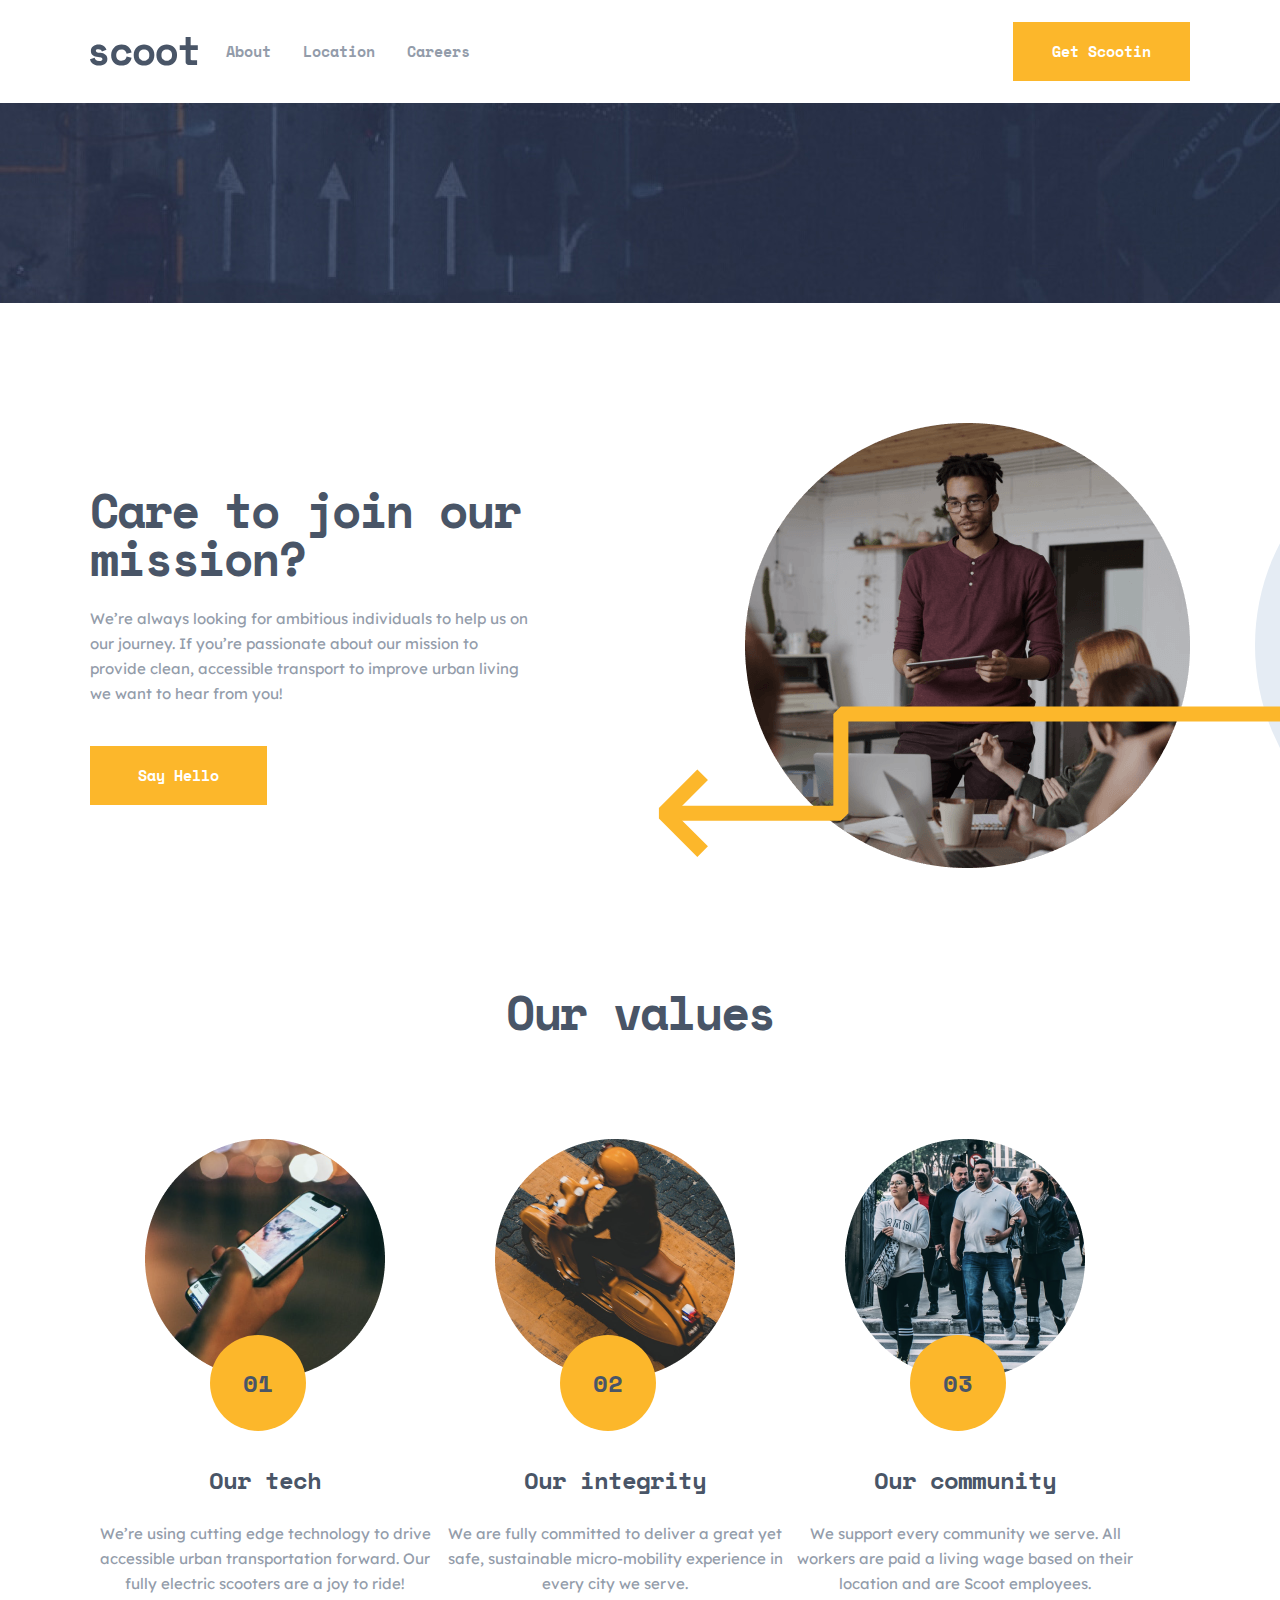
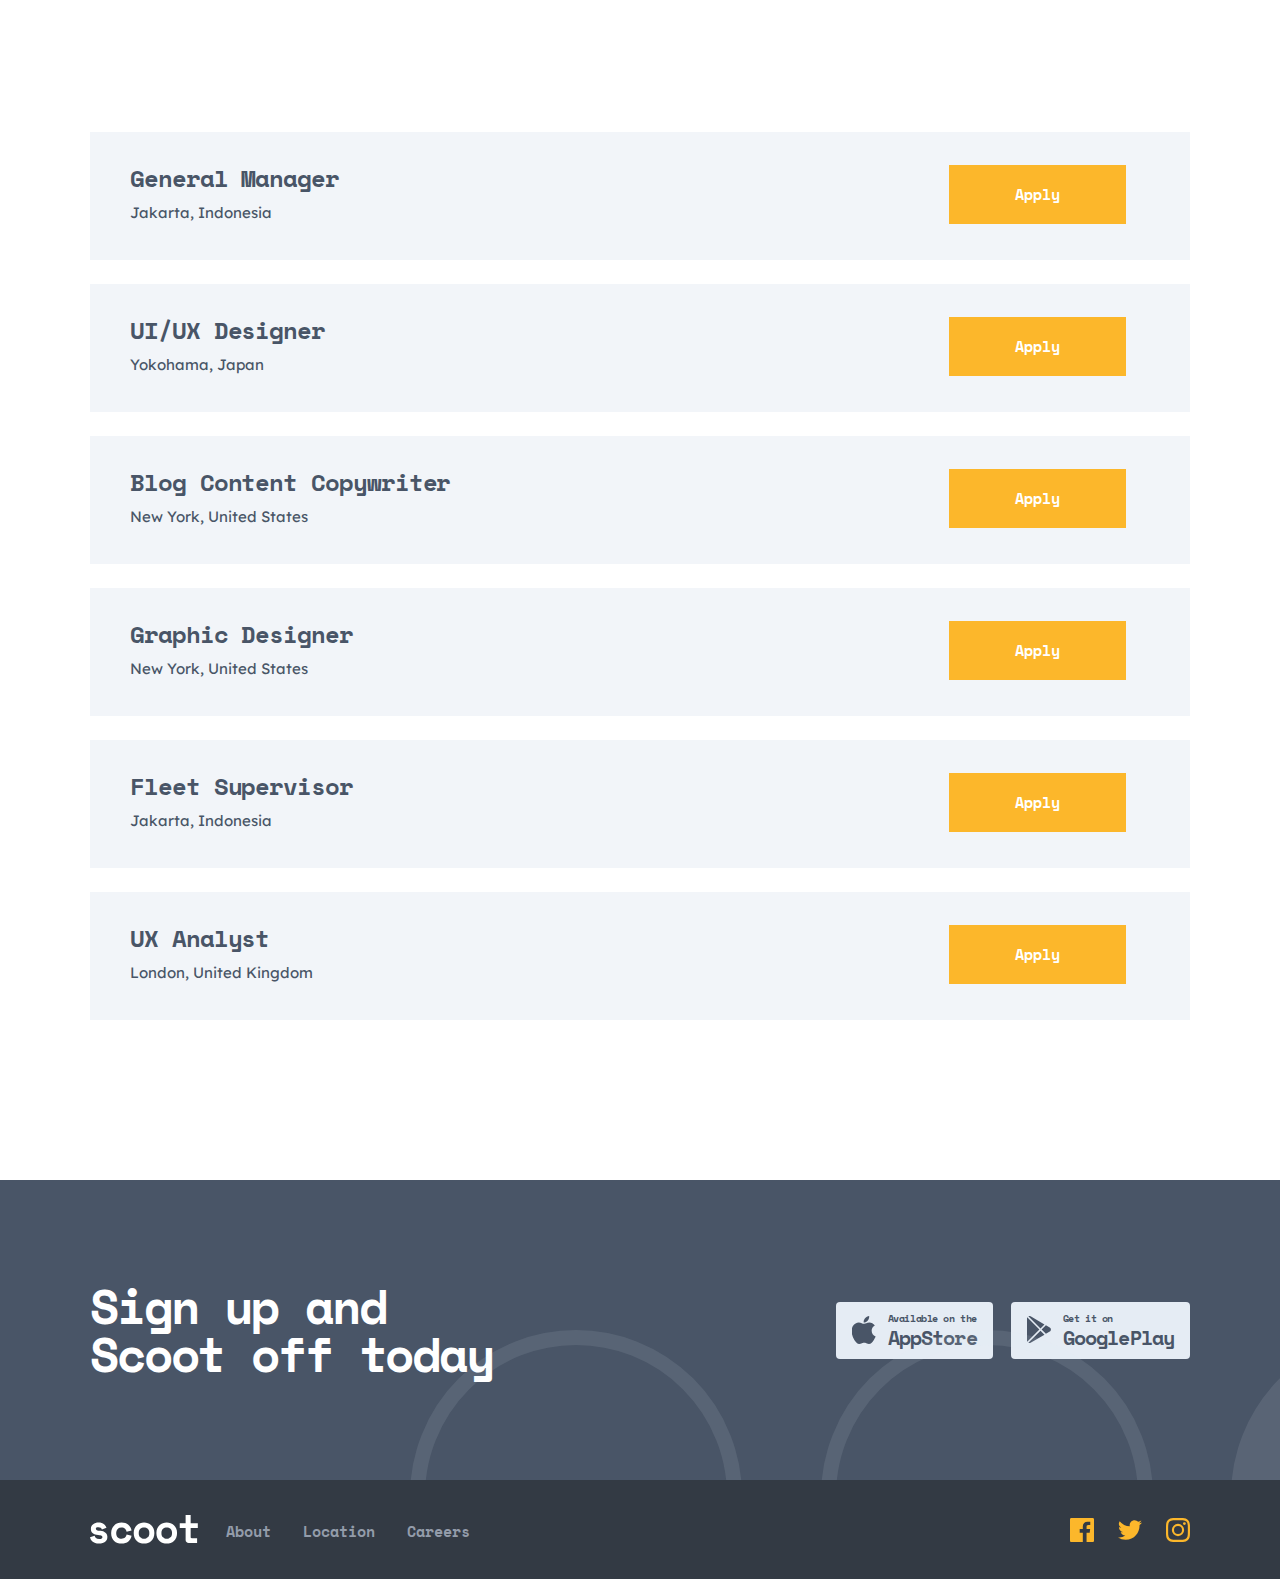
<file: careers.html>
<!DOCTYPE html>
<html lang="en">
<head>
    <meta charset="UTF-8">
    <meta http-equiv="X-UA-Compatible" content="IE=edge">
    <meta name="viewport" content="width=device-width, initial-scale=1.0">
    <title>Document</title>
    <!-- <link rel="stylesheet" href="./css/normalize.css"> -->
    <!-- <link rel="stylesheet" href="./css/style.css"> -->
    
    <link rel="stylesheet" href="./css/main.min.css">
</head>
<body>
    
    <!-- Head\er start -->
    <header class="site-header">
        <div class="container">
            <div class="site-header__wrapper">
                <div class="site-header__inner">
                    <a class="logo" href="./index.html">
                        <img class="logo-img" src="./images/logo-black.svg" alt="site logo">
                    </a>
                    <nav class="sitenav">
                        <ul class="sitenav-list">
                            <li class="sitenav-item">
                                <a class="sitenav-link" href="./about.html">About</a>
                            </li>
                            <li class="sitenav-item">
                                <a class="sitenav-link" href="./location.html">Location</a>
                            </li>
                            <li class="sitenav-item">
                                <a class="sitenav-link" href="./careers.html">Careers</a>
                            </li>
                        </ul>
                    </nav>
                </div>
                <a class="scoot-link" href="#">Get Scootin</a>
            </div>
        </div>
    </header>
    <!-- Header finish -->
    
    <!-- Main start -->
    <main class="site-main">
        <!-- Hero section start  -->
        <section class="careers-hero">
            <div class="container">
                <div class="careers-hero__box">
                    <img class="careers-hero__item-img" src="./images/leader.png" 
                    width="445"
                    height="445"
                    srcset="./images/leader.png 1x , ./images/leader@2x.png 2x"
                    alt="phone photo with boy">
                    <div class="careers-hero__item-inner">
                        <h3 class="careers-hero__item-title">
                            Care to join our mission?
                        </h3>
                        <p class="careers-hero__item-desc">
                            We’re always looking for ambitious individuals to help us on our journey. If you’re passionate about our mission to provide clean, accessible transport to improve urban living we want to hear from you!
                        </p>
                        <a class="scoot-link" href="#">Say Hello</a>
                    </div>
                </div>
            </div>
        </section>
        <!-- Hero section finish  -->
        
        
        
        
        <!-- our values section start  -->
        <section class="our-values">
            <div class="container">
                <h2 class="our-values__title">Our values</h2>
                <ul class="our-values__list">
                    <li class="our-values__item">
                        <img class="our-values__item-img" src="./images/iphone.png" alt="decoration img">
                        <span class="our-values__item-number">01</span>
                        <h3 class="our-values__item-title">Our tech</h3>
                        <p class="our-values__item-desc">We’re using cutting edge technology to drive accessible urban transportation forward. Our fully electric scooters are a joy to ride!</p>
                    </li>
                    <li class="our-values__item">
                        <img class="our-values__item-img" src="./images/motocicle.png" alt="decoration img">
                        <span class="our-values__item-number">02</span>
                        <h3 class="our-values__item-title">Our integrity</h3>
                        <p class="our-values__item-desc">We are fully committed to deliver a great yet safe, sustainable micro-mobility experience in every city we serve.</p>
                    </li>
                    <li class="our-values__item">
                        <img class="our-values__item-img" src="./images/peoples.png" alt="decoration img">
                        <span class="our-values__item-number">03</span>
                        <h3 class="our-values__item-title">Our community</h3>
                        <p class="our-values__item-desc">We support every community we serve. All workers are paid a living wage based on their location and are Scoot employees.</p>
                    </li>
                </ul>
            </div>
        </section>
        <!-- our values section finish  -->
        

        <section class="categories">
            <div class="container">
                <ul class="categories__list">
                    <li class="categories__item">
                        <div class="categories__textbox">
                            <h3 class="categories__text">
                                General Manager
                            </h3>
                            <p class="categories__desc">
                                Jakarta, Indonesia
                            </p>
                        </div>

                        <a class="scoot-link" href="#">Apply</a>
                    <!-- </li> -->
                    <li class="categories__item">
                        <div class="categories__textbox">
                            <h3 class="categories__text">
                                UI/UX Designer
                            </h3>
                            <p class="categories__desc">
                                Yokohama, Japan
                            </p>
                        </div>

                        <a class="scoot-link" href="#">Apply</a>
                    </li>

                    <li class="categories__item">
                        <div class="categories__textbox">
                            <h3 class="categories__text">
                                Blog Content Copywriter
                            </h3>
                            <p class="categories__desc">
                                New York, United States
                            </p>
                        </div>

                        <a class="scoot-link" href="#">Apply</a>
                    </li>

                    <li class="categories__item">
                        <div class="categories__textbox">
                            <h3 class="categories__text">
                                Graphic Designer
                            </h3>
                            <p class="categories__desc">
                                New York, United States
                            </p>
                        </div>

                        <a class="scoot-link" href="#">Apply</a>
                    </li>

                    <li class="categories__item">
                        <div class="categories__textbox">
                            <h3 class="categories__text">
                                Fleet Supervisor
                            </h3>
                            <p class="categories__desc">
                                Jakarta, Indonesia
                            </p>
                        </div>

                        <a class="scoot-link" href="#">Apply</a>
                    </li>

                    <li class="categories__item">
                        <div class="categories__textbox">
                            <h3 class="categories__text">
                                UX Analyst
                            </h3>
                            <p class="categories__desc">
                                London, United Kingdom
                            </p>
                        </div>

                        <a class="scoot-link" href="#">Apply</a>
                    </li>
                </ul>
            </div>
        </section>
        
        
        <!-- site article start -->
        <article class="site-article">
            <div class="container">
                <div class="site-article__box">
                    <div class="site-article__textbox">
                        <h2 class="site-article__text">
                            Sign up and Scoot off today
                        </h2>
                    </div>
                    <div class="site-article__links">
                        <a class="site-article__link site-article__link--apple" href="https://apps.apple.com/us/app/scoot-mobile/id898287610" target="blank">
                            <span class="site-article__link-textbox">
                                <span class="site-article__link-text">Available on the</span>
                                <span class="site-article__link-text site-article__link-text--bold">AppStore</span>
                            </span>
                        </a>
                        <a class="site-article__link site-article__link--google-play" href="https://play.google.com/store/apps/details?id=com.flyscoot.android&hl=ru&gl=US" target="blank">
                            <span class="site-article__link-textbox">
                                Get it on
                                <span class="site-article__link-text site-article__link-text--bold">GooglePlay</span>
                            </span>
                        </a>
                    </div>
                </div>
                <div class="site-article__circlebox">
                    <span class="site-article__circle"></span>
                    <span class="site-article__circle"></span>
                    <span class="site-article__circle"></span>
                </div>
            </div>
        </article>
        <!-- site article finish -->
        
    </main>
    <!-- Main finish  -->
    
    <!-- site footer start -->
    <footer class="site-footer">
        <div class="container">
            <div class="site-footer__box">
                <a class="logo logo--white" href="./index.html">
                    <!-- <img class="logo-img" src="./images/logo-black.svg" alt="site logo"> -->
                    <svg width="108" height="29" fill="currentColor" xmlns="http://www.w3.org/2000/svg"><path fill-rule="evenodd" clip-rule="evenodd" d="M107.097 23.2V28h-8.4c-.907 0-1.647-.293-2.22-.88-.573-.587-.86-1.333-.86-2.24V12.96h-5.88v-4.8h5.88V0h5.04v8.16h7.16v4.8h-7.16V22c0 .8.36 1.2 1.08 1.2h5.36ZM9.12 28.56c2.613 0 4.64-.587 6.08-1.76 1.44-1.173 2.16-2.747 2.16-4.72v-.24c0-1.787-.64-3.18-1.92-4.18-1.28-1-2.933-1.607-4.96-1.82-1.76-.187-2.973-.42-3.64-.7-.667-.28-1-.74-1-1.38 0-.453.213-.833.64-1.14.427-.307 1.067-.46 1.92-.46.933 0 1.693.207 2.28.62.587.413 1 .98 1.24 1.7l4.56-1.84a8.832 8.832 0 0 0-.92-1.74c-.4-.6-.92-1.147-1.56-1.64-.64-.493-1.42-.893-2.34-1.2-.92-.307-2.007-.46-3.26-.46-.96 0-1.893.133-2.8.4a7.473 7.473 0 0 0-2.4 1.18 6.193 6.193 0 0 0-1.68 1.9c-.427.747-.64 1.613-.64 2.6v.24c0 1.893.66 3.327 1.98 4.3 1.32.973 3.1 1.553 5.34 1.74.827.08 1.513.187 2.06.32.547.133.98.3 1.3.5.32.2.54.413.66.64.12.227.18.473.18.74 0 .453-.233.873-.7 1.26-.467.387-1.327.58-2.58.58-1.413 0-2.46-.32-3.14-.96-.68-.64-1.127-1.387-1.34-2.24L0 22.32c.133.693.393 1.407.78 2.14.387.733.94 1.4 1.66 2 .72.6 1.627 1.1 2.72 1.5 1.093.4 2.413.6 3.96.6Zm22.454 0c2.827 0 5.087-.72 6.78-2.16 1.694-1.44 2.767-3.333 3.22-5.68l-4.96-1.24c-.24 1.307-.766 2.347-1.58 3.12-.813.773-1.993 1.16-3.54 1.16-.72 0-1.4-.113-2.04-.34a4.705 4.705 0 0 1-1.68-1.02c-.48-.453-.86-1.02-1.14-1.7-.28-.68-.42-1.46-.42-2.34v-.24c0-.88.14-1.673.42-2.38.28-.707.66-1.307 1.14-1.8a5.006 5.006 0 0 1 1.68-1.14 5.25 5.25 0 0 1 2.04-.4c1.547 0 2.747.427 3.6 1.28.854.853 1.36 1.867 1.52 3.04l4.96-1.28c-.453-2.347-1.54-4.24-3.26-5.68-1.72-1.44-3.966-2.16-6.74-2.16-1.44 0-2.793.24-4.06.72a9.726 9.726 0 0 0-3.32 2.08c-.946.907-1.686 2-2.22 3.28-.533 1.28-.8 2.72-.8 4.32v.48c0 1.6.267 3.027.8 4.28.534 1.253 1.267 2.307 2.2 3.16.934.853 2.034 1.507 3.3 1.96 1.267.453 2.634.68 4.1.68Zm26.355-.68c-1.24.453-2.54.68-3.9.68-1.36 0-2.66-.227-3.9-.68a9.996 9.996 0 0 1-3.3-1.98c-.96-.867-1.72-1.933-2.28-3.2-.56-1.267-.84-2.727-.84-4.38v-.48c0-1.627.28-3.073.84-4.34.56-1.267 1.32-2.34 2.28-3.22a9.827 9.827 0 0 1 3.3-2c1.24-.453 2.54-.68 3.9-.68 1.36 0 2.66.227 3.9.68a9.827 9.827 0 0 1 3.3 2c.96.88 1.72 1.953 2.28 3.22.56 1.267.84 2.713.84 4.34v.48c0 1.653-.28 3.113-.84 4.38-.56 1.267-1.32 2.333-2.28 3.2a9.996 9.996 0 0 1-3.3 1.98Zm-3.9-4.12c-.72 0-1.4-.12-2.04-.36a4.95 4.95 0 0 1-1.68-1.04 4.911 4.911 0 0 1-1.14-1.66c-.28-.653-.42-1.393-.42-2.22v-.8c0-.827.14-1.567.42-2.22.28-.653.66-1.207 1.14-1.66a4.95 4.95 0 0 1 1.68-1.04c.64-.24 1.32-.36 2.04-.36s1.4.12 2.04.36c.64.24 1.2.587 1.68 1.04.48.453.86 1.007 1.14 1.66.28.653.42 1.393.42 2.22v.8c0 .827-.14 1.567-.42 2.22a4.911 4.911 0 0 1-1.14 1.66c-.48.453-1.04.8-1.68 1.04-.64.24-1.32.36-2.04.36Zm26.594 4.12c-1.24.453-2.54.68-3.9.68-1.36 0-2.66-.227-3.9-.68a9.996 9.996 0 0 1-3.3-1.98c-.96-.867-1.72-1.933-2.28-3.2-.56-1.267-.84-2.727-.84-4.38v-.48c0-1.627.28-3.073.84-4.34.56-1.267 1.32-2.34 2.28-3.22a9.827 9.827 0 0 1 3.3-2c1.24-.453 2.54-.68 3.9-.68 1.36 0 2.66.227 3.9.68a9.827 9.827 0 0 1 3.3 2c.96.88 1.72 1.953 2.28 3.22.56 1.267.84 2.713.84 4.34v.48c0 1.653-.28 3.113-.84 4.38-.56 1.267-1.32 2.333-2.28 3.2a9.996 9.996 0 0 1-3.3 1.98Zm-3.9-4.12c-.72 0-1.4-.12-2.04-.36a4.95 4.95 0 0 1-1.68-1.04 4.911 4.911 0 0 1-1.14-1.66c-.28-.653-.42-1.393-.42-2.22v-.8c0-.827.14-1.567.42-2.22.28-.653.66-1.207 1.14-1.66a4.95 4.95 0 0 1 1.68-1.04c.64-.24 1.32-.36 2.04-.36s1.4.12 2.04.36c.64.24 1.2.587 1.68 1.04.48.453.86 1.007 1.14 1.66.28.653.42 1.393.42 2.22v.8c0 .827-.14 1.567-.42 2.22a4.911 4.911 0 0 1-1.14 1.66c-.48.453-1.04.8-1.68 1.04-.64.24-1.32.36-2.04.36Z" fill="currentColor"/></svg>
                </a>
                <nav class="sitenav">
                    <ul class="sitenav-list">
                        <li class="sitenav-item">
                            <a class="sitenav-link" href="./about.html">About</a>
                        </li>
                        <li class="sitenav-item">
                            <a class="sitenav-link" href="./location.html">Location</a>
                        </li>
                        <li class="sitenav-item">
                            <a class="sitenav-link" href="./careers.html">Careers</a>
                        </li>
                    </ul>
                </nav>
                
                <ul class="site-footer__list">
                    <li class="site-footer__item">
                        <a class="site-footer__link" href="#">
                            <svg width="24" height="24" fill="currentColor" xmlns="http://www.w3.org/2000/svg"><path d="M22.675 0H1.325C.593 0 0 .593 0 1.325v21.351C0 23.407.593 24 1.325 24H12.82v-9.294H9.692v-3.622h3.128V8.413c0-3.1 1.893-4.788 4.659-4.788 1.325 0 2.463.099 2.795.143v3.24l-1.918.001c-1.504 0-1.795.715-1.795 1.763v2.313h3.587l-.467 3.622h-3.12V24h6.116c.73 0 1.323-.593 1.323-1.325V1.325C24 .593 23.407 0 22.675 0Z" fill="currentColor"/></svg>
                        </a>
                    </li>
                    <li class="site-footer__item">
                        <a class="site-footer__link" href="#">
                            <svg width="24" height="20" fill="currentColor" xmlns="http://www.w3.org/2000/svg"><path d="M24 2.557a9.83 9.83 0 0 1-2.828.775A4.932 4.932 0 0 0 23.337.608a9.864 9.864 0 0 1-3.127 1.195A4.916 4.916 0 0 0 16.616.248c-3.179 0-5.515 2.966-4.797 6.045A13.978 13.978 0 0 1 1.671 1.149a4.93 4.93 0 0 0 1.523 6.574 4.903 4.903 0 0 1-2.229-.616c-.054 2.281 1.581 4.415 3.949 4.89a4.935 4.935 0 0 1-2.224.084 4.928 4.928 0 0 0 4.6 3.419A9.9 9.9 0 0 1 0 17.54a13.94 13.94 0 0 0 7.548 2.212c9.142 0 14.307-7.721 13.995-14.646A10.025 10.025 0 0 0 24 2.557Z" fill="currentColor"/></svg>
                        </a>
                    </li>
                    <li class="site-footer__item">
                        <a class="site-footer__link" href="#">
                            <svg width="24" height="24" fill="currentColor" xmlns="http://www.w3.org/2000/svg"><path fill-rule="evenodd" clip-rule="evenodd" d="M12 0C8.741 0 8.333.014 7.053.072 2.695.272.273 2.69.073 7.052.014 8.333 0 8.741 0 12c0 3.259.014 3.668.072 4.948.2 4.358 2.618 6.78 6.98 6.98C8.333 23.986 8.741 24 12 24c3.259 0 3.668-.014 4.948-.072 4.354-.2 6.782-2.618 6.979-6.98.059-1.28.073-1.689.073-4.948 0-3.259-.014-3.667-.072-4.947-.196-4.354-2.617-6.78-6.979-6.98C15.668.014 15.259 0 12 0Zm0 2.163c3.204 0 3.584.012 4.85.07 3.252.148 4.771 1.691 4.919 4.919.058 1.265.069 1.645.069 4.849 0 3.205-.012 3.584-.069 4.849-.149 3.225-1.664 4.771-4.919 4.919-1.266.058-1.644.07-4.85.07-3.204 0-3.584-.012-4.849-.07-3.26-.149-4.771-1.699-4.919-4.92-.058-1.265-.07-1.644-.07-4.849 0-3.204.013-3.583.07-4.849.149-3.227 1.664-4.771 4.919-4.919 1.266-.057 1.645-.069 4.849-.069ZM5.838 12a6.162 6.162 0 1 1 12.324 0 6.162 6.162 0 0 1-12.324 0ZM12 16a4 4 0 1 1 0-8 4 4 0 0 1 0 8Zm4.965-10.405a1.44 1.44 0 1 1 2.881.001 1.44 1.44 0 0 1-2.881-.001Z" fill="currentColor"/></svg>
                        </a>
                    </li>
                </ul>
            </div>
        </div>
    </footer>
    <!-- site footer finish -->
</body>
</html>
</file>
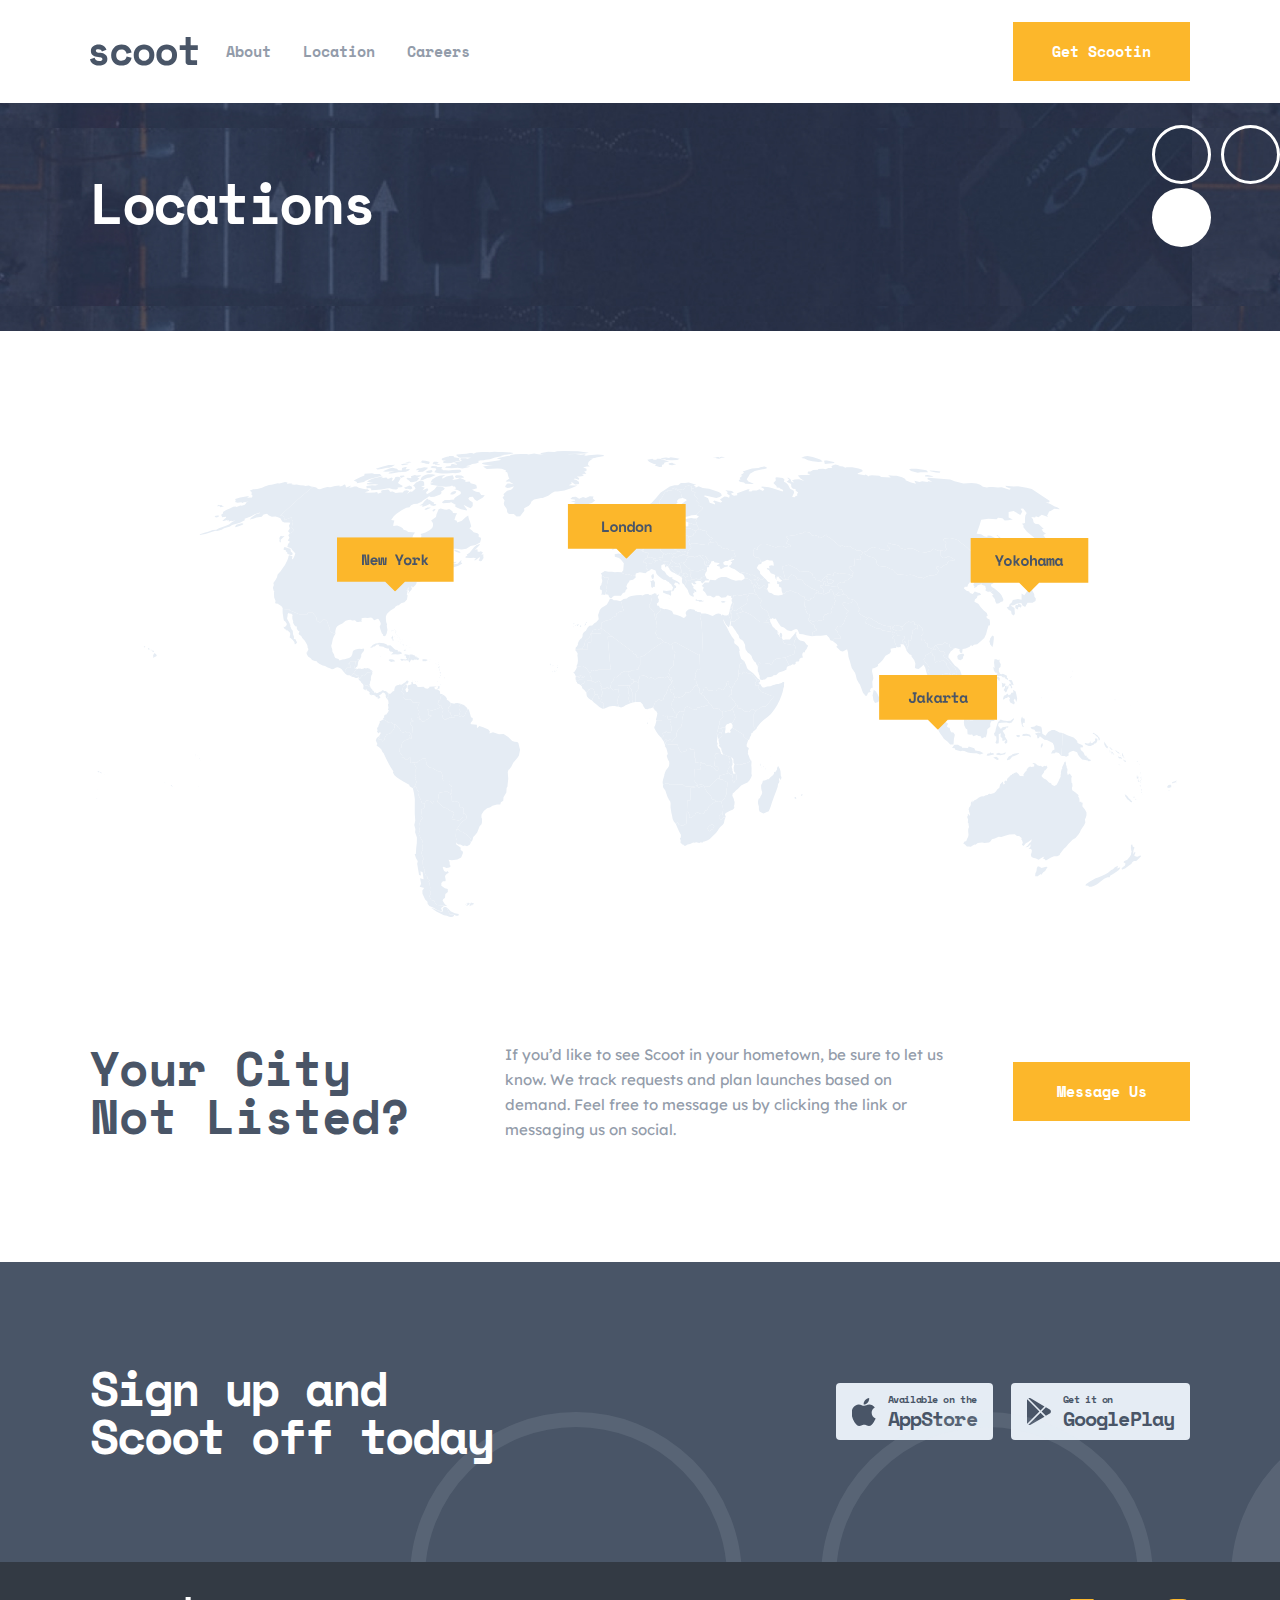
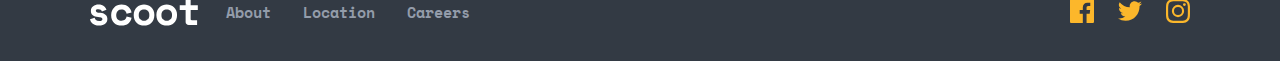
<file: location.html>
<!DOCTYPE html>
<html lang="en">
<head>
    <meta charset="UTF-8">
    <meta http-equiv="X-UA-Compatible" content="IE=edge">
    <meta name="viewport" content="width=device-width, initial-scale=1.0">
    <title>scoot-multi-page-website</title>
    
    <!-- <link rel="stylesheet" href="./css/normalize.css"> -->
    <!-- <link rel="stylesheet" href="./css/style.css"> -->
    
    <link rel="stylesheet" href="./css/main.min.css">
</head>
<body>
    
    <!-- Header start -->
    <header class="site-header">
        <div class="container">
            <div class="site-header__wrapper">
                <div class="site-header__inner">
                    <a class="logo" href="./index.html">
                        <img class="logo-img" src="./images/logo-black.svg" alt="site logo">
                    </a>
                    <nav class="sitenav">
                        <ul class="sitenav-list">
                            <li class="sitenav-item">
                                <a class="sitenav-link" href="./about.html">About</a>
                            </li>
                            <li class="sitenav-item">
                                <a class="sitenav-link" href="./location.html">Location</a>
                            </li>
                            <li class="sitenav-item">
                                <a class="sitenav-link" href="./careers.html">Careers</a>
                            </li>
                        </ul>
                    </nav>
                </div>
                <a class="scoot-link" href="#">Get Scootin</a>
            </div>
        </div>
    </header>
    <!-- Header finish -->
    
    <!-- Main start -->
    <main class="site-main">
        <!-- Hero section start  -->
        <section class="hero-section hero-section--img">
            <div class="container">
                <div class="hero__wrapper">
                    <div class="hero-section__textbox">
                        <h2 class="hero-section__text">
                            Locations
                        </h2>
                    </div>
                    <div class="hero-section__circlebox hero-section__circlebox--oval">
                        <span class="hero-section__circle"></span>
                        <span class="hero-section__circle"></span>
                        <span class="hero-section__circle"></span>
                    </div>
                </div>
            </div>
        </section>
        <!-- Hero section finish  -->

        <!-- Map section start  -->
        <section class="map">
            <div class="container">
                <div class="map__box" id="map"></div>
            </div>
        </section>
        <!-- Map section finish  -->


        <!-- your city section start  -->
        <section class="your-city">
            <div class="container">
                <div class="your-city__wrapper">
                    <h2 class="your-city__title">Your City Not Listed?</h2>
                    <p class="your-city__desc">If you’d like to see Scoot in your hometown, be sure to let us know. We track requests and plan launches based on demand. Feel free to message us by clicking the link or messaging us on social.</p>
                    <a class="scoot-link" href="#">Message Us</a>
                </div>
            </div>
        </section>
        <!-- your city section finish  -->
        
        
        <article class="site-article">
            <div class="container">
                <div class="site-article__box">
                    <div class="site-article__textbox">
                        <h2 class="site-article__text">
                            Sign up and Scoot off today
                        </h2>
                    </div>
                    <div class="site-article__links">
                        <a class="site-article__link site-article__link--apple" href="https://apps.apple.com/us/app/scoot-mobile/id898287610" target="blank">
                            <span class="site-article__link-textbox">
                                <span class="site-article__link-text">Available on the</span>
                                <span class="site-article__link-text site-article__link-text--bold">AppStore</span>
                            </span>
                        </a>
                        <a class="site-article__link site-article__link--google-play" href="https://play.google.com/store/apps/details?id=com.flyscoot.android&hl=ru&gl=US" target="blank">
                            <span class="site-article__link-textbox">
                                Get it on
                                <span class="site-article__link-text site-article__link-text--bold">GooglePlay</span>
                            </span>
                        </a>
                    </div>
                </div>
                <div class="site-article__circlebox">
                    <span class="site-article__circle"></span>
                    <span class="site-article__circle"></span>
                    <span class="site-article__circle"></span>
                </div>
            </div>
        </article>
    </main>
    <!-- Main finish  -->
    
    <!-- Footer start -->
    <footer class="site-footer">
        <div class="container">
            <div class="site-footer__box">
                <a class="logo logo--white" href="./index.html">
                    <svg width="108" height="29" fill="currentColor" xmlns="http://www.w3.org/2000/svg"><path fill-rule="evenodd" clip-rule="evenodd" d="M107.097 23.2V28h-8.4c-.907 0-1.647-.293-2.22-.88-.573-.587-.86-1.333-.86-2.24V12.96h-5.88v-4.8h5.88V0h5.04v8.16h7.16v4.8h-7.16V22c0 .8.36 1.2 1.08 1.2h5.36ZM9.12 28.56c2.613 0 4.64-.587 6.08-1.76 1.44-1.173 2.16-2.747 2.16-4.72v-.24c0-1.787-.64-3.18-1.92-4.18-1.28-1-2.933-1.607-4.96-1.82-1.76-.187-2.973-.42-3.64-.7-.667-.28-1-.74-1-1.38 0-.453.213-.833.64-1.14.427-.307 1.067-.46 1.92-.46.933 0 1.693.207 2.28.62.587.413 1 .98 1.24 1.7l4.56-1.84a8.832 8.832 0 0 0-.92-1.74c-.4-.6-.92-1.147-1.56-1.64-.64-.493-1.42-.893-2.34-1.2-.92-.307-2.007-.46-3.26-.46-.96 0-1.893.133-2.8.4a7.473 7.473 0 0 0-2.4 1.18 6.193 6.193 0 0 0-1.68 1.9c-.427.747-.64 1.613-.64 2.6v.24c0 1.893.66 3.327 1.98 4.3 1.32.973 3.1 1.553 5.34 1.74.827.08 1.513.187 2.06.32.547.133.98.3 1.3.5.32.2.54.413.66.64.12.227.18.473.18.74 0 .453-.233.873-.7 1.26-.467.387-1.327.58-2.58.58-1.413 0-2.46-.32-3.14-.96-.68-.64-1.127-1.387-1.34-2.24L0 22.32c.133.693.393 1.407.78 2.14.387.733.94 1.4 1.66 2 .72.6 1.627 1.1 2.72 1.5 1.093.4 2.413.6 3.96.6Zm22.454 0c2.827 0 5.087-.72 6.78-2.16 1.694-1.44 2.767-3.333 3.22-5.68l-4.96-1.24c-.24 1.307-.766 2.347-1.58 3.12-.813.773-1.993 1.16-3.54 1.16-.72 0-1.4-.113-2.04-.34a4.705 4.705 0 0 1-1.68-1.02c-.48-.453-.86-1.02-1.14-1.7-.28-.68-.42-1.46-.42-2.34v-.24c0-.88.14-1.673.42-2.38.28-.707.66-1.307 1.14-1.8a5.006 5.006 0 0 1 1.68-1.14 5.25 5.25 0 0 1 2.04-.4c1.547 0 2.747.427 3.6 1.28.854.853 1.36 1.867 1.52 3.04l4.96-1.28c-.453-2.347-1.54-4.24-3.26-5.68-1.72-1.44-3.966-2.16-6.74-2.16-1.44 0-2.793.24-4.06.72a9.726 9.726 0 0 0-3.32 2.08c-.946.907-1.686 2-2.22 3.28-.533 1.28-.8 2.72-.8 4.32v.48c0 1.6.267 3.027.8 4.28.534 1.253 1.267 2.307 2.2 3.16.934.853 2.034 1.507 3.3 1.96 1.267.453 2.634.68 4.1.68Zm26.355-.68c-1.24.453-2.54.68-3.9.68-1.36 0-2.66-.227-3.9-.68a9.996 9.996 0 0 1-3.3-1.98c-.96-.867-1.72-1.933-2.28-3.2-.56-1.267-.84-2.727-.84-4.38v-.48c0-1.627.28-3.073.84-4.34.56-1.267 1.32-2.34 2.28-3.22a9.827 9.827 0 0 1 3.3-2c1.24-.453 2.54-.68 3.9-.68 1.36 0 2.66.227 3.9.68a9.827 9.827 0 0 1 3.3 2c.96.88 1.72 1.953 2.28 3.22.56 1.267.84 2.713.84 4.34v.48c0 1.653-.28 3.113-.84 4.38-.56 1.267-1.32 2.333-2.28 3.2a9.996 9.996 0 0 1-3.3 1.98Zm-3.9-4.12c-.72 0-1.4-.12-2.04-.36a4.95 4.95 0 0 1-1.68-1.04 4.911 4.911 0 0 1-1.14-1.66c-.28-.653-.42-1.393-.42-2.22v-.8c0-.827.14-1.567.42-2.22.28-.653.66-1.207 1.14-1.66a4.95 4.95 0 0 1 1.68-1.04c.64-.24 1.32-.36 2.04-.36s1.4.12 2.04.36c.64.24 1.2.587 1.68 1.04.48.453.86 1.007 1.14 1.66.28.653.42 1.393.42 2.22v.8c0 .827-.14 1.567-.42 2.22a4.911 4.911 0 0 1-1.14 1.66c-.48.453-1.04.8-1.68 1.04-.64.24-1.32.36-2.04.36Zm26.594 4.12c-1.24.453-2.54.68-3.9.68-1.36 0-2.66-.227-3.9-.68a9.996 9.996 0 0 1-3.3-1.98c-.96-.867-1.72-1.933-2.28-3.2-.56-1.267-.84-2.727-.84-4.38v-.48c0-1.627.28-3.073.84-4.34.56-1.267 1.32-2.34 2.28-3.22a9.827 9.827 0 0 1 3.3-2c1.24-.453 2.54-.68 3.9-.68 1.36 0 2.66.227 3.9.68a9.827 9.827 0 0 1 3.3 2c.96.88 1.72 1.953 2.28 3.22.56 1.267.84 2.713.84 4.34v.48c0 1.653-.28 3.113-.84 4.38-.56 1.267-1.32 2.333-2.28 3.2a9.996 9.996 0 0 1-3.3 1.98Zm-3.9-4.12c-.72 0-1.4-.12-2.04-.36a4.95 4.95 0 0 1-1.68-1.04 4.911 4.911 0 0 1-1.14-1.66c-.28-.653-.42-1.393-.42-2.22v-.8c0-.827.14-1.567.42-2.22.28-.653.66-1.207 1.14-1.66a4.95 4.95 0 0 1 1.68-1.04c.64-.24 1.32-.36 2.04-.36s1.4.12 2.04.36c.64.24 1.2.587 1.68 1.04.48.453.86 1.007 1.14 1.66.28.653.42 1.393.42 2.22v.8c0 .827-.14 1.567-.42 2.22a4.911 4.911 0 0 1-1.14 1.66c-.48.453-1.04.8-1.68 1.04-.64.24-1.32.36-2.04.36Z" fill="currentColor"/></svg>
                </a>
                <nav class="sitenav">
                    <ul class="sitenav-list">
                        <li class="sitenav-item">
                            <a class="sitenav-link" href="./about.html">About</a>
                        </li>
                        <li class="sitenav-item">
                            <a class="sitenav-link" href="./location.html">Location</a>
                        </li>
                        <li class="sitenav-item">
                            <a class="sitenav-link" href="./careers.html">Careers</a>
                        </li>
                    </ul>
                </nav>
                
                <ul class="site-footer__list">
                    <li class="site-footer__item">
                        <a class="site-footer__link" href="#">
                            <svg width="24" height="24" fill="currentColor" xmlns="http://www.w3.org/2000/svg"><path d="M22.675 0H1.325C.593 0 0 .593 0 1.325v21.351C0 23.407.593 24 1.325 24H12.82v-9.294H9.692v-3.622h3.128V8.413c0-3.1 1.893-4.788 4.659-4.788 1.325 0 2.463.099 2.795.143v3.24l-1.918.001c-1.504 0-1.795.715-1.795 1.763v2.313h3.587l-.467 3.622h-3.12V24h6.116c.73 0 1.323-.593 1.323-1.325V1.325C24 .593 23.407 0 22.675 0Z" fill="currentColor"/></svg>
                        </a>
                    </li>
                    <li class="site-footer__item">
                        <a class="site-footer__link" href="#">
                            <svg width="24" height="20" fill="currentColor" xmlns="http://www.w3.org/2000/svg"><path d="M24 2.557a9.83 9.83 0 0 1-2.828.775A4.932 4.932 0 0 0 23.337.608a9.864 9.864 0 0 1-3.127 1.195A4.916 4.916 0 0 0 16.616.248c-3.179 0-5.515 2.966-4.797 6.045A13.978 13.978 0 0 1 1.671 1.149a4.93 4.93 0 0 0 1.523 6.574 4.903 4.903 0 0 1-2.229-.616c-.054 2.281 1.581 4.415 3.949 4.89a4.935 4.935 0 0 1-2.224.084 4.928 4.928 0 0 0 4.6 3.419A9.9 9.9 0 0 1 0 17.54a13.94 13.94 0 0 0 7.548 2.212c9.142 0 14.307-7.721 13.995-14.646A10.025 10.025 0 0 0 24 2.557Z" fill="currentColor"/></svg>
                        </a>
                    </li>
                    <li class="site-footer__item">
                        <a class="site-footer__link" href="#">
                            <svg width="24" height="24" fill="currentColor" xmlns="http://www.w3.org/2000/svg"><path fill-rule="evenodd" clip-rule="evenodd" d="M12 0C8.741 0 8.333.014 7.053.072 2.695.272.273 2.69.073 7.052.014 8.333 0 8.741 0 12c0 3.259.014 3.668.072 4.948.2 4.358 2.618 6.78 6.98 6.98C8.333 23.986 8.741 24 12 24c3.259 0 3.668-.014 4.948-.072 4.354-.2 6.782-2.618 6.979-6.98.059-1.28.073-1.689.073-4.948 0-3.259-.014-3.667-.072-4.947-.196-4.354-2.617-6.78-6.979-6.98C15.668.014 15.259 0 12 0Zm0 2.163c3.204 0 3.584.012 4.85.07 3.252.148 4.771 1.691 4.919 4.919.058 1.265.069 1.645.069 4.849 0 3.205-.012 3.584-.069 4.849-.149 3.225-1.664 4.771-4.919 4.919-1.266.058-1.644.07-4.85.07-3.204 0-3.584-.012-4.849-.07-3.26-.149-4.771-1.699-4.919-4.92-.058-1.265-.07-1.644-.07-4.849 0-3.204.013-3.583.07-4.849.149-3.227 1.664-4.771 4.919-4.919 1.266-.057 1.645-.069 4.849-.069ZM5.838 12a6.162 6.162 0 1 1 12.324 0 6.162 6.162 0 0 1-12.324 0ZM12 16a4 4 0 1 1 0-8 4 4 0 0 1 0 8Zm4.965-10.405a1.44 1.44 0 1 1 2.881.001 1.44 1.44 0 0 1-2.881-.001Z" fill="currentColor"/></svg>
                        </a>
                    </li>
                </ul>
            </div>
        </div>
    </footer>
    <!-- Footer finish -->
    <script src="./js/mapdata.js"></script>
    <script src="./js/worldmap.js"></script>
</body>
</html>
</file>
<file: css/style.css>
/*
* Prefixed by https://autoprefixer.github.io
* PostCSS: v8.4.14,
* Autoprefixer: v10.4.7
* Browsers: last 4 version
*/

/* ROOT */
:root{
    --main-font-family: "Space Mono", "Courier New", monospace;
    --description-font-family:  "Lexend Deca", "Arial", sans-serif;
    --main-bold-font-weight: 700;
    --description-font-weight: 400;
    --main-body-bg-color: #fff;
    --main-link-bg-color: #fcb72b;
    --main-text-color: #495567;
    --main-description-color: #939caa;
    --main-details-bg-color: #F2F5F9;;
    --main-circle-bg-color: #e5ecf4;
}

@font-face {
    font-family: "Lexend Deca";
    font-style: normal;
    font-weight: 400;
    font-display: swap;
    src: 
    url("../fonts/lexend-deca-v17-latin-regular.woff2") format("woff2"), 
    url("../fonts/lexend-deca-v17-latin-regular.woff") format("woff"); 
}


@font-face {
    font-family: "Space Mono";
    font-style: normal;
    font-weight: 700;
    font-display: swap;
    src: 
    url("../fonts/space-mono-v11-latin-700.woff2") format("woff2"), 
    url("../fonts/space-mono-v11-latin-700.woff") format("woff"); 
}

*{
    -webkit-box-sizing: border-box;
            box-sizing: border-box;
}

html{
    height: 100%;
}

img{
    display: block;
    height: auto;
}

body{
    display: -webkit-box;
    display: -ms-flexbox;
    display: flex;
    -webkit-box-orient: vertical;
    -webkit-box-direction: normal;
        -ms-flex-direction: column;
            flex-direction: column;
    height: 100%;
    margin: 0;
    font-family: var(--main-font-family);
    font-weight: var(--main-bold-font-weight);
    background-color: var(--main-body-bg-color);
    overflow-x: hidden;
}

.container{
    max-width: 1140px;
    margin: 0 auto;
    padding: 0 20px;
}
.visually-hidden {
    clip: rect(0 0 0 0);
    -webkit-clip-path: inset(50%);
            clip-path: inset(50%);
    height: 1px;
    overflow: hidden;
    position: absolute;
    white-space: nowrap;
    width: 1px;
}
/* PAGE 1: HOME-----------------------------------  */


.site-main{
    -webkit-box-flex: 1;
        -ms-flex-positive: 1;
            flex-grow: 1;
}

.hero-section {
    position: relative;
    top: 0;
    left: 0;
    padding-top: 153px;
    padding-bottom: 152px;
    background-image: url("../images/Hero-bg-scoot.jpg");
    background-repeat: no-repeat;
    background-size: contain;
    background-position: center;
}
@media
only screen and (-webkit-min-device-pixel-ratio: 2),
only screen and (     -o-min-device-pixel-ratio: 2/1),
only screen and (        min-device-pixel-ratio: 2),
only screen and (                -webkit-min-device-pixel-ratio: 2),
only screen and (                -o-min-device-pixel-ratio: 2/1),
only screen and (                min-resolution: 192dpi),
only screen and (                min-resolution: 2dppx) {
    .hero-section{
        background-image: url("../images/Hero-bg-scoot@2x.jpg");
    }
}


.site-header {
    padding: 22px 0;
}
.site-header__wrapper {
    display: -webkit-box;
    display: -ms-flexbox;
    display: flex;
    -webkit-box-pack: justify;
        -ms-flex-pack: justify;
            justify-content: space-between;
    -webkit-box-align: center;
        -ms-flex-align: center;
            align-items: center;
}
.site-header__inner {
    display: -webkit-box;
    display: -ms-flexbox;
    display: flex;
    -webkit-box-align: center;
        -ms-flex-align: center;
            align-items: center;
}
.logo {
    margin-right: 28px;
}
.logo--white{
    color: var(--main-body-bg-color);
}
.logo-img {
    width: 107.82px;
    height: 28.56px;
}
.sitenav-list {
    display: -webkit-box;
    display: -ms-flexbox;
    display: flex;
    -webkit-box-align: center;
        -ms-flex-align: center;
            align-items: center;
    list-style: none;
    padding: 0;
    margin: 0;
}
.sitenav-item {
    margin-right: 32px;
}
.sitenav-item:last-child {
    margin-right: 0;
}
.sitenav-link {
    font-size: 15px;
    line-height: 25px;
    color: #939CAA;
    text-decoration: none;
    -webkit-transition: color 0.3s ease;
    -o-transition: color 0.3s ease;
    transition: color 0.3s ease;
}

.sitenav-link:hover{
    color: var(--main-link-bg-color);
}

.hero-section__textbox {
    width: 500px;
    margin-right: auto;
}

.hero-section__text {
    margin-top: 0;
    margin-bottom: 40px;
    font-size: 56px;
    line-height: 56px;

    letter-spacing: -2.5px;
    
    color: var(--main-body-bg-color);
}

.hero-section__descriptionbox {
    width: 405px;
    margin-left: auto;
}
.hero-section__descriptionbox::before {
    position: absolute;
    right: calc(50% + 525px);
    bottom: 292px;
    display: inline-block;
    width: 203px;
    height: 15px;
    background-image: url("../images/hero-yellow-line.svg");
    background-position: center;
    background-repeat: no-repeat;
    content: "";
}
.hero-section__descriptionbox::after {
    position: absolute;
    left: calc(50% - 20px);
    bottom: 157px;
    display: inline-block;
    width: 455px;
    height: 150px;
    background-image: url("../images/hero-arrow.svg");
    background-position: center;
    background-repeat: no-repeat;
    content: "";
}

.hero-section__description {
    margin-top: 0;
    margin-bottom: 40px;
    font-family: var(--description-font-family);
    font-weight: var(--description-font-weight);
    font-size: 15px;
    line-height: 25px;

    
    color: var(--main-body-bg-color);
}

.scoot-link {
    display: inline-block;
    width: 177px;   
    padding: 14px 14px;
    font-size: 15px;
    line-height: 25px;

    text-decoration: none;  
    text-align: center;
    
    color: var(--main-body-bg-color);
    background-color: var(--main-link-bg-color);
    border: 3px solid var(--main-link-bg-color);
    -webkit-transition: 0.3s ease;
    -o-transition: 0.3s ease;
    transition: 0.3s ease;
}
.scoot-link:hover {
    color: var(--main-link-bg-color);
    background-color: transparent;
}

.hero-section__circlebox {
    position: absolute;
    bottom: 165px;
    left: calc(50% + 570px);
}

.hero-section__circle {
    display: inline-block;
    width: 59px;
    height: 59px;
    border-radius: 50%;
    border: 3px solid var(--main-body-bg-color);
}
.hero-section__circle:last-child {
    background-color: var(--main-body-bg-color);
}

.description-app {
    position: relative;
    top: 0;
    left: 0;
    padding: 160px 0;
}

.description-app__line {
    position: absolute;
    z-index: -1;
    top: 208px;
    right: calc(50% - 215px);
    display: inline-block;
    width: 974px;
    height: 15px;
    background-color: var(--main-circle-bg-color);
}

.description-app__list {
    display: -webkit-box;
    display: -ms-flexbox;
    display: flex;
    -webkit-box-align: center;
        -ms-flex-align: center;
            align-items: center;
    -webkit-box-pack: justify;
        -ms-flex-pack: justify;
            justify-content: space-between;
    list-style: none;
    margin: 0;
    padding: 0;
}

.description-app__item {
    width: 350px;
}
.description-app__item:nth-child(2) {
    margin: 0 15px;
}
.description-app__item::before {
    display: block;
    width: 96px;
    height: 96px;
    background-color: var(--main-link-bg-color);
    border-radius: 50%;
    background-repeat: no-repeat;
    background-position: center;
    content: "";
}
.description-app__item:nth-child(1):before {
    background-image: url("../images/mini-phone.svg");
}
.description-app__item:nth-child(2):before {
    background-image: url("../images/mini-scoot.svg");
}
.description-app__item:nth-child(3):before {
    background-image: url("../images/mini-cooryer.svg");
}


.description-app__text {
    margin-top: 40px;
    margin-bottom: 27px;
    font-size: 24px;
    line-height: 28px;

    letter-spacing: -1.07143px;
    
    color: var(--main-text-color);
}

.description-app__description {
    margin: 0;
    font-family: var(--description-font-family);
    font-style: normal;
    font-weight: var(--description-font-weight);
    font-size: 15px;
    line-height: 25px;

    color: var(--main-description-color);
}


.our-advantages{
    padding-top: 40px;
    padding-bottom: 200px;
}

.our-advantages__list {
    margin: 0;
    padding: 0;
    list-style: none;
}
.our-advantages__item {
    position: relative;
    display: -webkit-box;
    display: -ms-flexbox;
    display: flex;
    -webkit-box-align: center;
        -ms-flex-align: center;
            align-items: center;
    -webkit-box-pack: justify;
        -ms-flex-pack: justify;
            justify-content: space-between;
}
.our-advantages__item:nth-child(1) {
    -webkit-box-orient: horizontal;
    -webkit-box-direction: reverse;
        -ms-flex-direction: row-reverse;
            flex-direction: row-reverse;
    margin-bottom: 160px;
}
.our-advantages__item:nth-child(3) {
    -webkit-box-orient: horizontal;
    -webkit-box-direction: reverse;
        -ms-flex-direction: row-reverse;
            flex-direction: row-reverse;
    margin-top: 160px;
}
.our-advantages__item:nth-child(1)::before {
    position: absolute;
    top: 273px;
    right: -210px;
    width: 743px;
    height: 171px;
    z-index: 1;
    background-image: url("../images/to-left-arrow.svg");
    background-repeat: no-repeat;
    background-position: center;
    content: "";
}
.our-advantages__item:after {
    position: absolute;
    right: -510px;
    width: 445px;
    height: 445px;    
    background-color: var(--main-circle-bg-color);
    border-radius: 50%;
    content: "";
}
.our-advantages__item:nth-child(2)::after{
    left: -510px;
}
.our-advantages__item:nth-child(2)::before {
    position: absolute;
    top: -7px;
    left: -754px;
    width: 950px;
    height: 163px;
    z-index: 1;
    background-image: url("../images/to-right.svg");
    background-repeat: no-repeat;
    background-position: calc(50% + 100px);
    content: "";
}
.our-advantages__item:nth-child(3)::before {
    position: absolute;
    top: 60px;
    right: -550px;
    width: 743px;
    height: 171px;
    z-index: 1;
    background-image: url("../images/to-left-arrow.svg");
    background-repeat: no-repeat;
    background-position: center;
    content: "";
}

.our-advantages__item-inner{
    width: 445px;
}
.our-advantages__item-title {
    font-size: 48px;
    line-height: 48px;
    letter-spacing: -2.14286px;
    margin-top: 0;margin-bottom: 24px;
    color: var(--main-text-color);
    
}
.our-advantages__item-desc {
    font-family: var(--description-font-family);
    font-weight: var(--description-font-weight);
    font-size: 15px;
    line-height: 25px;
    margin-top: 0;
    margin-bottom: 40px;
    color: var(--main-description-color);
}



/* ARTICLE  */

.site-article {
    position: relative;
    top: 0;
    left: 0;
    overflow-x: hidden;
    overflow-y: hidden;
    padding: 102px 0;
    background-color: var(--main-text-color);
}

.site-article__box {
    display: -webkit-box;
    display: -ms-flexbox;
    display: flex;
    -webkit-box-align: center;
        -ms-flex-align: center;
            align-items: center;
    -webkit-box-pack: justify;
        -ms-flex-pack: justify;
            justify-content: space-between;
}

.site-article__textbox {
    width: 415px;
    margin-top: auto;
}

.site-article__text {
    margin: 0;
    font-size: 48px;
    line-height: 48px;

    letter-spacing: -2.14286px;
    
    color: var(--main-body-bg-color);
    
}

.site-article__links{
    display: -webkit-box;
    display: -ms-flexbox;
    display: flex;
    -webkit-box-align: center;
        -ms-flex-align: center;
            align-items: center;    
}

.site-article__link {
    display: -webkit-box;
    display: -ms-flexbox;
    display: flex;
    -webkit-box-align: center;
        -ms-flex-align: center;
            align-items: center;
    margin-left: 18px;
    padding: 9px 16px;
    font-size: 10px;
    line-height: 15px;

    text-decoration: none;
    letter-spacing: -0.446429px;
    
    color: var(--main-text-color);
    background-color: var(--main-circle-bg-color);
    border-radius: 4px;
}

.site-article__link-textbox{
    display: -webkit-box;
    display: -ms-flexbox;
    display: flex;
    -webkit-box-orient: vertical;
    -webkit-box-direction: normal;
        -ms-flex-direction: column;
            flex-direction: column;
}


.site-article__link--apple:before {
    display: inline-block;
    width: 24.27px;
    height: 28px;
    margin-right: 12px;
    background-image: url("../images/apple.svg");
    background-repeat: no-repeat;
    background-position: center;
    content: "";
}
.site-article__link--google-play::before {
    display: inline-block;
    width: 24.27px;
    height: 28px;
    margin-right: 12px;
    background-image: url("../images/google-app-store.svg");
    background-repeat: no-repeat;
    background-position: center;
    content: "";
}

.site-article__link-text--bold {
    display: block;
    font-size: 20px;
    line-height: 24px;

    letter-spacing: -0.892857px;
    
    color: var(--main-text-color);
}


.site-article__circlebox {
    position: absolute;
    top: 150px;
    left: calc(50% - 230px);
    display: -webkit-box;
    display: -ms-flexbox;
    display: flex;
    -webkit-box-align: center;
        -ms-flex-align: center;
            align-items: center;
    -webkit-box-pack: justify;
        -ms-flex-pack: justify;
            justify-content: space-between;
    width: 1153px;
}

.site-article__circle {
    display: inline-block;
    width: 332px;
    height: 332px;
    opacity: 0.1;
    border: 15px solid var(--main-circle-bg-color);
    border-radius: 50%;
}
.site-article__circle:last-child {
    background-color: var(--main-circle-bg-color);
}

.site-footer {
    padding-top: 35px;
    padding-bottom: 32px;
    background-color: #333a44;
}

.site-footer__box {
    display: -webkit-box;
    display: -ms-flexbox;
    display: flex;
    -webkit-box-align: center;
        -ms-flex-align: center;
            align-items: center;
}


.site-footer__list {
    display: -webkit-box;
    display: -ms-flexbox;
    display: flex;
    -webkit-box-align: center;
        -ms-flex-align: center;
            align-items: center;
    margin-top: 0;
    margin-bottom: 0;
    margin-left: auto;
    padding: 0;
    list-style: none;
}

.site-footer__item {
    margin-left: 24px;
}

.site-footer__link {
    text-decoration: none;
    color: var(--main-link-bg-color);
    -webkit-transition: 0.3s ease;
    -o-transition: 0.3s ease;
    transition: 0.3s ease;
}
.site-footer__link:hover     {
    color: var(--main-circle-bg-color);
}

/* PAGE 2: ABOUT-----------------------------------  */

/* about-hero start */
.about-hero{
    padding: 72px 0 60px 0;
    background-image: url("../images/hero-bg.jpg");
    background-repeat: no-repeat;
    background-position: center top;
    background-size: contain 200px;
}
.about-hero__title{
    font-size: 56px;
    line-height: 56px;
    margin: 0;
    margin-bottom: 192px;
    letter-spacing: -2.5px;
    color: #FFFFFF;
}

.about-hero__list {
    list-style: none;
}
.about-hero__item {
    position: relative;
    display: -webkit-box;
    display: -ms-flexbox;
    display: flex;
    -webkit-box-align: center;
        -ms-flex-align: center;
            align-items: center;
    -webkit-box-pack: justify;
        -ms-flex-pack: justify;
            justify-content: space-between;
}
.about-hero__item:nth-child(1) {
    -webkit-box-orient: horizontal;
    -webkit-box-direction: reverse;
        -ms-flex-direction: row-reverse;
            flex-direction: row-reverse;
    margin-bottom: 120px;
}
.about-hero__item:nth-child(1)::before {
    position: absolute;
    top: 273px;
    right: -200px;
    width: 960px;
    height: 171px;
    z-index: 1;
    background-image: url("../images/to-left.svg");
    background-repeat: no-repeat;
    background-position: calc(50% + 100px);
    content: "";
}
.about-hero__item:after {
    position: absolute;
    right: -510px;
    width: 445px;
    height: 445px;    
    background-color: #E5ECF4;
    border-radius: 50%;
    content: "";
}
.about-hero__item:nth-child(2)::after{
    left: -510px;
}
.about-hero__item:nth-child(2)::before {
    position: absolute;
    top: -7px;
    left: -754px;
    width: 950px;
    height: 163px;
    z-index: 1;
    background-image: url("../images/to-right.svg");
    background-repeat: no-repeat;
    background-position: calc(50% + 100px);
    content: "";
}

.about-hero__item-inner{
    width: 445px;
    
}
.about-hero__item-title {
    font-size: 48px;
    line-height: 48px;
    letter-spacing: -2.14286px;
    margin-top: 0;margin-bottom: 24px;
    color: #495567;
    
}
.about-hero__item-desc {
    font-family: var(--description-font-family);
    font-weight: var(--description-font-weight);
    font-size: 15px;
    line-height: 25px;
    margin: 0;
    color: #939CAA;
}



/* our values start */
.our-values {
    padding: 60px 0;
}
.our-values__title {
    font-size: 48px;
    line-height: 48px;
    text-align: center;
    margin-top: 0;
    margin-bottom: 48px;
    letter-spacing: -2.14286px;
    color: #495567;
}
.our-values__list {
    display: -webkit-box;
    display: -ms-flexbox;
    display: flex;
    -webkit-box-align: center;
        -ms-flex-align: center;
            align-items: center;
    -ms-flex-wrap: wrap;
        flex-wrap: wrap;
    list-style: none;
    padding: 0;
}
.our-values__item {
    position: relative;
    width: 350px;
    padding-top: 55px;
}
.our-values__item-img{
    margin: 0 auto;
    margin-bottom: 87px;
}
.our-values__item-number{
    position: absolute;
    top: 251px;
    left: 120px;
    display: -webkit-box;
    display: -ms-flexbox;
    display: flex;
    -webkit-box-align: center;
        -ms-flex-align: center;
            align-items: center;
    -webkit-box-pack: center;
        -ms-flex-pack: center;
            justify-content: center;   
    font-size: 24px;
    line-height: 28px;
    width: 96px;
    height: 96px;
    border-radius: 50%;
    color: var(--main-text-color);
    background-color: var(--main-link-bg-color);
}
.our-values__item-title {
    font-size: 24px;
    line-height: 28px;
    text-align: center;
    margin-top: 0;
    margin-bottom: 27px;
    letter-spacing: -1.07143px;
    color: var(--main-text-color);
}
.our-values__item-desc {
    font-family: var(--description-font-family);
    font-weight: var(--description-font-weight);
    font-size: 15px;
    line-height: 25px;
    text-align: center;
    margin: 0;
    color: var(--main-description-color);
}
/* faqs section start */
.faqs {
    padding-top: 60px;
    padding-bottom: 160px;
}
.faqs__title {
    font-size: 48px;
    line-height: 48px;
    text-align: center;
    letter-spacing: -2.14286px;
    margin-top: 0;
    margin-bottom: 64px;
    color: #495567;
}
.faqs__wrapper {
    display: -webkit-box;
    display: -ms-flexbox;
    display: flex;
    -webkit-box-pack: justify;
        -ms-flex-pack: justify;
            justify-content: space-between;
    margin-bottom: 64px;
}
.faqs__wrapper--safe-driving{
    margin-bottom: 0;
}
.faqs__text {
    font-size: 40px;
    line-height: 48px;
    letter-spacing: -1.78571px;
    margin-top: 0;
    margin-bottom: 0;
    color: var(--main-text-color);
}
/* .faqs__inner {
} */

.faqs__item {
    position: relative;
    width: 730px;
    margin-bottom: 16px;
    padding: 32px 40px;
    background-color: var(--main-details-bg-color);
}
.faqs__item::after{
    position: absolute;
    top: 42px;
    right: 40px;
    width: 18px;
    height: 13px;
    background-image: url("../images/next.svg");
    background-repeat: no-repeat;
    background-size: cover;
    background-position: center;
    -webkit-transition: -webkit-transform 0.5s ease;
    transition: -webkit-transform 0.5s ease;
    -o-transition: transform 0.5s ease;
    transition: transform 0.5s ease;
    transition: transform 0.5s ease, -webkit-transform 0.5s ease;
    -webkit-transform: rotate(180deg);
        -ms-transform: rotate(180deg);
            transform: rotate(180deg);
    content: "";
}
.faqs__item[open]::after{
    -webkit-transform: rotate(0deg);
        -ms-transform: rotate(0deg);
            transform: rotate(0deg);
    
}
.faqs__item--last-item{
    margin-bottom: 0;
}
.faqs__item-title {
    font-size: 24px;
    line-height: 28px;
    letter-spacing: -1.07143px;
    list-style: none;
    color: var(--main-text-color);
}
.faqs__item-desc {
    font-family: var(--description-font-family);
    font-weight: var(--description-font-weight);
    font-size: 15px;
    line-height: 25px;
    color: var(--main-text-color);
}

/* PAGE 3: CAREERS-----------------------------------  */

.careers-hero {
    padding-top: 320px;
    padding-bottom: 60px;
    background-image: url("../images/careers-hero-bg.jpg");
    background-repeat: no-repeat;
    background-position: center top;
    background-size: contain 200px;
}

@media
only screen and (-webkit-min-device-pixel-ratio: 2),
only screen and (     -o-min-device-pixel-ratio: 2/1),
only screen and (        min-device-pixel-ratio: 2),
only screen and (                -webkit-min-device-pixel-ratio: 2),
only screen and (                -o-min-device-pixel-ratio: 2/1),
only screen and (                min-resolution: 192dpi),
only screen and (                min-resolution: 2dppx) {
    .careers-hero{
        background-image: url("../images/careers-hero-bg@2x.jpg");
    }
}

.careers-hero__box {
    position: relative;
    top: 0;
    left: 0;
    display: -webkit-box;
    display: -ms-flexbox;
    display: flex;
    -webkit-box-align: center;
        -ms-flex-align: center;
            align-items: center;
    -webkit-box-pack: justify;
        -ms-flex-pack: justify;
            justify-content: space-between;
    -webkit-box-orient: horizontal;
    -webkit-box-direction: reverse;
        -ms-flex-direction: row-reverse;
            flex-direction: row-reverse;
}

.careers-hero__box::before {
    position: absolute;
    top: 273px;
    right: -210px;
    width: 743px;
    height: 171px;
    z-index: 1;
    background-image: url("../images/to-left-arrow.svg");
    background-repeat: no-repeat;
    background-position: center;
    content: "";
}
.careers-hero__box::after {
    position: absolute;
    right: -510px;
    width: 445px;
    height: 445px;    
    background-color: var(--main-circle-bg-color);
    border-radius: 50%;
    content: "";
}

.careers-hero__item-img {
    width: 445px;
    height: 445px;
}

.careers-hero__item-inner {
    width: 445px;
}

.careers-hero__item-title {
    font-size: 48px;
    line-height: 48px;
    letter-spacing: -2.14286px;
    margin-top: 0;margin-bottom: 24px;
    color: var(--main-text-color);
}

.careers-hero__item-desc {
    font-family: var(--description-font-family);
    font-weight: var(--description-font-weight);
    font-size: 15px;
    line-height: 25px;
    margin-top: 0;
    margin-bottom: 40px;
    color: var(--main-description-color);
}

.categories {
    padding-top: 60px;
    padding-bottom: 160px;
}

.categories__list {
    margin: 0;
    padding: 0;
    list-style: none;
}

.categories__item {
    display: -webkit-box;
    display: -ms-flexbox;
    display: flex;
    -webkit-box-align: center;
        -ms-flex-align: center;
            align-items: center;
    -webkit-box-pack: justify;
        -ms-flex-pack: justify;
            justify-content: space-between;
    width: 100%;
    margin-bottom: 24px;
    padding-top: 32px;
    padding-right: 64px;
    padding-bottom: 35px;
    padding-left: 40px;
    background-color: var(--main-details-bg-color);
}
.categories__item:last-child {
    margin-bottom: 0;
}

.categories__textbox {
    margin-right: 15px;
}

.categories__text {
    margin-top: 0;
    margin-bottom: 8px;
    font-size: 24px;
    line-height: 28px;

    letter-spacing: -1.07143px;
    
    color: var(--main-text-color);
}

.categories__desc {
    margin: 0;
    font-family: var(--description-font-family);
    font-weight: var(--description-font-weight);
    font-size: 15px;
    line-height: 25px;

    
    color: var(--main-text-color);
}



/* PAGE 4: LOCATION-----------------------------------  */
.map{
    padding: 120px 0;
}
.hero__wrapper{
    display: -webkit-box;
    display: -ms-flexbox;
    display: flex;
    -webkit-box-align: center;
        -ms-flex-align: center;
            align-items: center;
}
.hero-section--img{
    padding: 72px 0 60px 0;
    background-repeat: repeat;
    background-position: calc(50% - 88px);
    background-image: url("../images/location-bg.jpg");
    background-size: contain;
}

.hero-section__circlebox--oval{
    position: absolute;
    bottom: 81px;
    left: calc(50% + 512px);
}

.your-city {
    padding-bottom: 120px;
}
.your-city__wrapper {
    display: -webkit-box;
    display: -ms-flexbox;
    display: flex;
    -webkit-box-align: center;
        -ms-flex-align: center;
            align-items: center;
    -webkit-box-pack: justify;
        -ms-flex-pack: justify;
            justify-content: space-between;
}
.your-city__title {
    width: 351px;
    font-weight: 700;
    font-size: 48px;
    line-height: 48px;
    margin: 0;
    color: #495567;
}
.your-city__desc {
    font-family: 'Lexend Deca';
    width: 445px;
    font-weight: 400;
    font-size: 15px;
    line-height: 25px;
    margin: 0;
    color: #939CAA;
    
}
</file>
<file: css/main.min.css>
button,hr,input{overflow:visible}progress,sub,sup{vertical-align:baseline}[type=checkbox],[type=radio],legend{box-sizing:border-box;padding:0}html{line-height:1.15;-webkit-text-size-adjust:100%}body{margin:0}details,main{display:block}h1{font-size:2em;margin:.67em 0}hr{box-sizing:content-box;height:0}code,kbd,pre,samp{font-family:monospace,monospace;font-size:1em}a{background-color:transparent}abbr[title]{border-bottom:none;text-decoration:underline;text-decoration:underline dotted}b,strong{font-weight:bolder}small{font-size:80%}sub,sup{font-size:75%;line-height:0;position:relative}sub{bottom:-.25em}sup{top:-.5em}img{border-style:none}button,input,optgroup,select,textarea{font-family:inherit;font-size:100%;line-height:1.15;margin:0}button,select{text-transform:none}[type=button],[type=reset],[type=submit],button{-webkit-appearance:button}[type=button]::-moz-focus-inner,[type=reset]::-moz-focus-inner,[type=submit]::-moz-focus-inner,button::-moz-focus-inner{border-style:none;padding:0}[type=button]:-moz-focusring,[type=reset]:-moz-focusring,[type=submit]:-moz-focusring,button:-moz-focusring{outline:ButtonText dotted 1px}fieldset{padding:.35em .75em .625em}legend{color:inherit;display:table;max-width:100%;white-space:normal}textarea{overflow:auto}[type=number]::-webkit-inner-spin-button,[type=number]::-webkit-outer-spin-button{height:auto}[type=search]{-webkit-appearance:textfield;outline-offset:-2px}[type=search]::-webkit-search-decoration{-webkit-appearance:none}::-webkit-file-upload-button{-webkit-appearance:button;font:inherit}summary{display:list-item}[hidden],template{display:none}
body,html{height:100%}.scoot-link:hover,.sitenav-link:hover{color:var(--main-link-bg-color)}.description-app__item::before,.hero-section,.hero-section__descriptionbox::after,.hero-section__descriptionbox::before,.our-advantages__item:first-child::before{background-position:center;background-repeat:no-repeat}.site-article__link-textbox,body{-webkit-box-orient:vertical;-webkit-box-direction:normal}.about-hero__item-desc,.careers-hero__item-desc,.categories__desc,.description-app__description,.faqs__item-desc,.hero-section__description,.our-advantages__item-desc,.our-values__item-desc{font-family:var(--description-font-family);font-weight:var(--description-font-weight)}:root{--main-font-family:"Space Mono","Courier New",monospace;--description-font-family:"Lexend Deca","Arial",sans-serif;--main-bold-font-weight:700;--description-font-weight:400;--main-body-bg-color:#fff;--main-link-bg-color:#fcb72b;--main-text-color:#495567;--main-description-color:#939caa;--main-details-bg-color:#F2F5F9;--main-circle-bg-color:#e5ecf4}@font-face{font-family:"Lexend Deca";font-style:normal;font-weight:400;font-display:swap;src:url("../fonts/lexend-deca-v17-latin-regular.woff2") format("woff2"),url("../fonts/lexend-deca-v17-latin-regular.woff") format("woff")}@font-face{font-family:"Space Mono";font-style:normal;font-weight:700;font-display:swap;src:url("../fonts/space-mono-v11-latin-700.woff2") format("woff2"),url("../fonts/space-mono-v11-latin-700.woff") format("woff")}*{-webkit-box-sizing:border-box;box-sizing:border-box}img{display:block;height:auto}.site-header__wrapper,body{display:-webkit-box;display:-ms-flexbox}body{display:flex;-ms-flex-direction:column;flex-direction:column;margin:0;font-family:var(--main-font-family);font-weight:var(--main-bold-font-weight);background-color:var(--main-body-bg-color);overflow-x:hidden}.container{max-width:1140px;margin:0 auto;padding:0 20px}.visually-hidden{clip:rect(0 0 0 0);-webkit-clip-path:inset(50%);clip-path:inset(50%);height:1px;overflow:hidden;position:absolute;white-space:nowrap;width:1px}.site-main{-webkit-box-flex:1;-ms-flex-positive:1;flex-grow:1}.hero-section{position:relative;top:0;left:0;padding-top:153px;padding-bottom:152px;background-image:url("../images/Hero-bg-scoot.jpg");background-size:contain}.about-hero,.careers-hero{background-position:center top;background-size:contain 200px}.site-header{padding:22px 0}.site-header__wrapper{display:flex;-webkit-box-pack:justify;-ms-flex-pack:justify;justify-content:space-between;-webkit-box-align:center;-ms-flex-align:center;align-items:center}.hero__wrapper,.site-article__links,.site-footer__box,.site-header__inner{display:-webkit-box;display:-ms-flexbox;display:flex;-webkit-box-align:center;-ms-flex-align:center;align-items:center}.description-app__list,.sitenav-list{-webkit-box-align:center;list-style:none}.logo{margin-right:28px}.logo--white{color:var(--main-body-bg-color)}.logo-img{width:107.82px;height:28.56px}.sitenav-list{display:-webkit-box;display:-ms-flexbox;display:flex;-ms-flex-align:center;align-items:center;padding:0;margin:0}.sitenav-item{margin-right:32px}.sitenav-item:last-child{margin-right:0}.sitenav-link{font-size:15px;line-height:25px;color:#939caa;text-decoration:none;-webkit-transition:color .3s;-o-transition:color .3s;transition:color .3s}.hero-section__textbox{width:500px;margin-right:auto}.hero-section__text{margin-top:0;margin-bottom:40px;font-size:56px;line-height:56px;letter-spacing:-2.5px;color:var(--main-body-bg-color)}.hero-section__description,.scoot-link{font-size:15px;line-height:25px;color:var(--main-body-bg-color)}.hero-section__descriptionbox{width:405px;margin-left:auto}.hero-section__descriptionbox::before{position:absolute;right:calc(50% + 525px);bottom:292px;display:inline-block;width:203px;height:15px;background-image:url("../images/hero-yellow-line.svg");content:""}.hero-section__descriptionbox::after{position:absolute;left:calc(50% - 20px);bottom:157px;display:inline-block;width:455px;height:150px;background-image:url("../images/hero-arrow.svg");content:""}.hero-section__description{margin-top:0;margin-bottom:40px}.scoot-link{display:inline-block;width:177px;padding:14px;text-decoration:none;text-align:center;background-color:var(--main-link-bg-color);border:3px solid var(--main-link-bg-color);-webkit-transition:.3s;-o-transition:.3s;transition:.3s}.scoot-link:hover{background-color:transparent}.hero-section__circlebox{position:absolute;bottom:165px;left:calc(50% + 570px)}.hero-section__circle{display:inline-block;width:59px;height:59px;border-radius:50%;border:3px solid var(--main-body-bg-color)}.hero-section__circle:last-child{background-color:var(--main-body-bg-color)}.description-app{position:relative;top:0;left:0;padding:160px 0}.description-app__line{position:absolute;z-index:-1;top:208px;right:calc(50% - 215px);display:inline-block;width:974px;height:15px;background-color:var(--main-circle-bg-color)}.description-app__list{display:-webkit-box;display:-ms-flexbox;display:flex;-ms-flex-align:center;align-items:center;-webkit-box-pack:justify;-ms-flex-pack:justify;justify-content:space-between;margin:0;padding:0}.description-app__item{width:350px}.description-app__item:nth-child(2){margin:0 15px}.description-app__item::before{display:block;width:96px;height:96px;background-color:var(--main-link-bg-color);border-radius:50%;content:""}.description-app__item:first-child:before{background-image:url("../images/mini-phone.svg")}.description-app__item:nth-child(2):before{background-image:url("../images/mini-scoot.svg")}.description-app__item:nth-child(3):before{background-image:url("../images/mini-cooryer.svg")}.description-app__text{margin-top:40px;margin-bottom:27px;font-size:24px;line-height:28px;letter-spacing:-1.07143px;color:var(--main-text-color)}.description-app__description{margin:0;font-style:normal;font-size:15px;line-height:25px;color:var(--main-description-color)}.our-advantages{padding-top:40px;padding-bottom:200px}.categories__list,.our-advantages__list{margin:0;padding:0;list-style:none}.about-hero__item,.our-advantages__item{position:relative;display:-webkit-box;display:-ms-flexbox;display:flex;-webkit-box-align:center;-ms-flex-align:center;align-items:center;-webkit-box-pack:justify;-ms-flex-pack:justify;justify-content:space-between}.our-advantages__item:first-child{-webkit-box-orient:horizontal;-webkit-box-direction:reverse;-ms-flex-direction:row-reverse;flex-direction:row-reverse;margin-bottom:160px}.our-advantages__item:nth-child(3){-webkit-box-orient:horizontal;-webkit-box-direction:reverse;-ms-flex-direction:row-reverse;flex-direction:row-reverse;margin-top:160px}.our-advantages__item:first-child::before{position:absolute;top:273px;right:-210px;width:743px;height:171px;z-index:1;background-image:url("../images/to-left-arrow.svg");content:""}.our-advantages__item:after{position:absolute;right:-510px;width:445px;height:445px;background-color:var(--main-circle-bg-color);border-radius:50%;content:""}.our-advantages__item:nth-child(2)::after{left:-510px}.our-advantages__item:nth-child(2)::before{position:absolute;top:-7px;left:-754px;width:950px;height:163px;z-index:1;background-image:url("../images/to-right.svg");background-repeat:no-repeat;background-position:calc(50% + 100px);content:""}.our-advantages__item:nth-child(3)::before{position:absolute;top:60px;right:-550px;width:743px;height:171px;z-index:1;background-image:url("../images/to-left-arrow.svg");background-repeat:no-repeat;background-position:center;content:""}.site-article__link--apple:before,.site-article__link--google-play::before{display:inline-block;width:24.27px;height:28px;margin-right:12px;background-repeat:no-repeat;background-position:center;content:""}.our-advantages__item-inner{width:445px}.careers-hero__item-title,.our-advantages__item-title{font-size:48px;line-height:48px;letter-spacing:-2.14286px;margin-top:0;margin-bottom:24px;color:var(--main-text-color)}.careers-hero__item-desc,.our-advantages__item-desc{font-size:15px;line-height:25px;margin-top:0;margin-bottom:40px;color:var(--main-description-color)}.site-article{position:relative;top:0;left:0;overflow-x:hidden;overflow-y:hidden;padding:102px 0;background-color:var(--main-text-color)}.site-article__circle:last-child,.site-article__link{background-color:var(--main-circle-bg-color)}.site-article__box,.your-city__wrapper{display:-webkit-box;display:-ms-flexbox;display:flex;-webkit-box-align:center;-ms-flex-align:center;align-items:center;-webkit-box-pack:justify;-ms-flex-pack:justify;justify-content:space-between}.site-article__textbox{width:415px;margin-top:auto}.site-article__text{margin:0;font-size:48px;line-height:48px;letter-spacing:-2.14286px;color:var(--main-body-bg-color)}.site-article__link{display:-webkit-box;display:-ms-flexbox;display:flex;-webkit-box-align:center;-ms-flex-align:center;align-items:center;margin-left:18px;padding:9px 16px;font-size:10px;line-height:15px;text-decoration:none;letter-spacing:-.446429px;color:var(--main-text-color);border-radius:4px}.site-article__link-textbox{display:-webkit-box;display:-ms-flexbox;display:flex;-ms-flex-direction:column;flex-direction:column}.about-hero__item:first-child,.careers-hero__box{-webkit-box-orient:horizontal;-webkit-box-direction:reverse}.site-article__link--apple:before{background-image:url("../images/apple.svg")}.site-article__link--google-play::before{background-image:url("../images/google-app-store.svg")}.about-hero__item:first-child::before,.about-hero__item:nth-child(2)::before{position:absolute;background-repeat:no-repeat;background-position:calc(50% + 100px);z-index:1}.site-article__link-text--bold{display:block;font-size:20px;line-height:24px;letter-spacing:-.892857px;color:var(--main-text-color)}.site-article__circlebox{position:absolute;top:150px;left:calc(50% - 230px);display:-webkit-box;display:-ms-flexbox;display:flex;-webkit-box-align:center;-ms-flex-align:center;align-items:center;-webkit-box-pack:justify;-ms-flex-pack:justify;justify-content:space-between;width:1153px}.our-values__list,.site-footer__list{-webkit-box-align:center;list-style:none}.site-article__circle{display:inline-block;width:332px;height:332px;opacity:.1;border:15px solid var(--main-circle-bg-color);border-radius:50%}.site-footer{padding-top:35px;padding-bottom:32px;background-color:#333a44}.site-footer__list{display:-webkit-box;display:-ms-flexbox;display:flex;-ms-flex-align:center;align-items:center;margin-top:0;margin-bottom:0;margin-left:auto;padding:0}.site-footer__item{margin-left:24px}.site-footer__link{text-decoration:none;color:var(--main-link-bg-color);-webkit-transition:.3s;-o-transition:.3s;transition:.3s}.site-footer__link:hover{color:var(--main-circle-bg-color)}.about-hero{padding:72px 0 60px;background-image:url("../images/hero-bg.jpg");background-repeat:no-repeat}.about-hero__title{font-size:56px;line-height:56px;margin:0 0 192px;letter-spacing:-2.5px;color:#fff}.about-hero__list{list-style:none}.about-hero__item:first-child{-ms-flex-direction:row-reverse;flex-direction:row-reverse;margin-bottom:120px}.about-hero__item:first-child::before{top:273px;right:-200px;width:960px;height:171px;background-image:url("../images/to-left.svg");content:""}.about-hero__item:after{position:absolute;right:-510px;width:445px;height:445px;background-color:#e5ecf4;border-radius:50%;content:""}.about-hero__item:nth-child(2)::after{left:-510px}.about-hero__item:nth-child(2)::before{top:-7px;left:-754px;width:950px;height:163px;background-image:url("../images/to-right.svg");content:""}.careers-hero__box::before,.faqs__item::after{background-repeat:no-repeat;background-position:center;content:""}.about-hero__item-inner,.careers-hero__item-inner{width:445px}.about-hero__item-title{font-size:48px;line-height:48px;letter-spacing:-2.14286px;margin-top:0;margin-bottom:24px;color:#495567}.about-hero__item-desc{font-size:15px;line-height:25px;margin:0;color:#939caa}.our-values{padding:60px 0}.our-values__title{font-size:48px;line-height:48px;text-align:center;margin-top:0;margin-bottom:48px;letter-spacing:-2.14286px;color:#495567}.our-values__item-number,.our-values__item-title{font-size:24px;line-height:28px;color:var(--main-text-color)}.our-values__list{display:-webkit-box;display:-ms-flexbox;display:flex;-ms-flex-align:center;align-items:center;-ms-flex-wrap:wrap;flex-wrap:wrap;padding:0}.our-values__item{position:relative;width:350px;padding-top:55px}.our-values__item-img{margin:0 auto 87px}.our-values__item-number{position:absolute;top:251px;left:120px;display:-webkit-box;display:-ms-flexbox;display:flex;-webkit-box-align:center;-ms-flex-align:center;align-items:center;-webkit-box-pack:center;-ms-flex-pack:center;justify-content:center;width:96px;height:96px;border-radius:50%;background-color:var(--main-link-bg-color)}.careers-hero__box,.faqs__wrapper{display:-webkit-box;display:-ms-flexbox}.categories__item,.faqs__item{background-color:var(--main-details-bg-color)}.our-values__item-title{text-align:center;margin-top:0;margin-bottom:27px;letter-spacing:-1.07143px}.our-values__item-desc{font-size:15px;line-height:25px;text-align:center;margin:0;color:var(--main-description-color)}.faqs__text,.faqs__title{line-height:48px;margin-top:0}.categories,.faqs{padding-top:60px;padding-bottom:160px}.faqs__title{font-size:48px;text-align:center;letter-spacing:-2.14286px;margin-bottom:64px;color:#495567}.faqs__wrapper{display:flex;-webkit-box-pack:justify;-ms-flex-pack:justify;justify-content:space-between;margin-bottom:64px}.faqs__text,.faqs__wrapper--safe-driving{margin-bottom:0}.faqs__text{font-size:40px;letter-spacing:-1.78571px;color:var(--main-text-color)}.categories__text,.faqs__item-title{letter-spacing:-1.07143px;color:var(--main-text-color)}.faqs__item{position:relative;width:730px;margin-bottom:16px;padding:32px 40px}.categories__item:last-child,.faqs__item--last-item{margin-bottom:0}.faqs__item::after{position:absolute;top:42px;right:40px;width:18px;height:13px;background-image:url("../images/next.svg");background-size:cover;-webkit-transition:-webkit-transform .5s;transition:transform .5s;-o-transition:transform .5s;transition:transform .5s,-webkit-transform .5s;-webkit-transform:rotate(180deg);-ms-transform:rotate(180deg);transform:rotate(180deg)}.faqs__item[open]::after{-webkit-transform:rotate(0);-ms-transform:rotate(0);transform:rotate(0)}.faqs__item-title{font-size:24px;line-height:28px;list-style:none}.faqs__item-desc{font-size:15px;line-height:25px;color:var(--main-text-color)}.careers-hero{padding-top:320px;padding-bottom:60px;background-image:url("../images/careers-hero-bg.jpg");background-repeat:no-repeat}@media only screen and (-webkit-min-device-pixel-ratio:2),only screen and (-o-min-device-pixel-ratio:2/1),only screen and (min-device-pixel-ratio:2),only screen and (-webkit-min-device-pixel-ratio:2),only screen and (-o-min-device-pixel-ratio:2/1),only screen and (min-resolution:192dpi),only screen and (min-resolution:2dppx){.hero-section{background-image:url("../images/Hero-bg-scoot@2x.jpg")}.careers-hero{background-image:url("../images/careers-hero-bg@2x.jpg")}}.careers-hero__box{position:relative;top:0;left:0;display:flex;-webkit-box-align:center;-ms-flex-align:center;align-items:center;-webkit-box-pack:justify;-ms-flex-pack:justify;justify-content:space-between;-ms-flex-direction:row-reverse;flex-direction:row-reverse}.careers-hero__box::before{position:absolute;top:273px;right:-210px;width:743px;height:171px;z-index:1;background-image:url("../images/to-left-arrow.svg")}.careers-hero__box::after{position:absolute;right:-510px;width:445px;height:445px;background-color:var(--main-circle-bg-color);border-radius:50%;content:""}.careers-hero__item-img{width:445px;height:445px}.categories__item{display:-webkit-box;display:-ms-flexbox;display:flex;-webkit-box-align:center;-ms-flex-align:center;align-items:center;-webkit-box-pack:justify;-ms-flex-pack:justify;justify-content:space-between;width:100%;margin-bottom:24px;padding:32px 64px 35px 40px}.categories__textbox{margin-right:15px}.categories__text{margin-top:0;margin-bottom:8px;font-size:24px;line-height:28px}.categories__desc{margin:0;font-size:15px;line-height:25px;color:var(--main-text-color)}.map{padding:120px 0}.hero-section--img{padding:72px 0 60px;background-repeat:repeat;background-position:calc(50% - 88px);background-image:url("../images/location-bg.jpg");background-size:contain}.hero-section__circlebox--oval{position:absolute;bottom:81px;left:calc(50% + 512px)}.your-city{padding-bottom:120px}.your-city__title{width:351px;font-weight:700;font-size:48px;line-height:48px;margin:0;color:#495567}.your-city__desc{font-family:'Lexend Deca';width:445px;font-weight:400;font-size:15px;line-height:25px;margin:0;color:#939caa}
</file>
